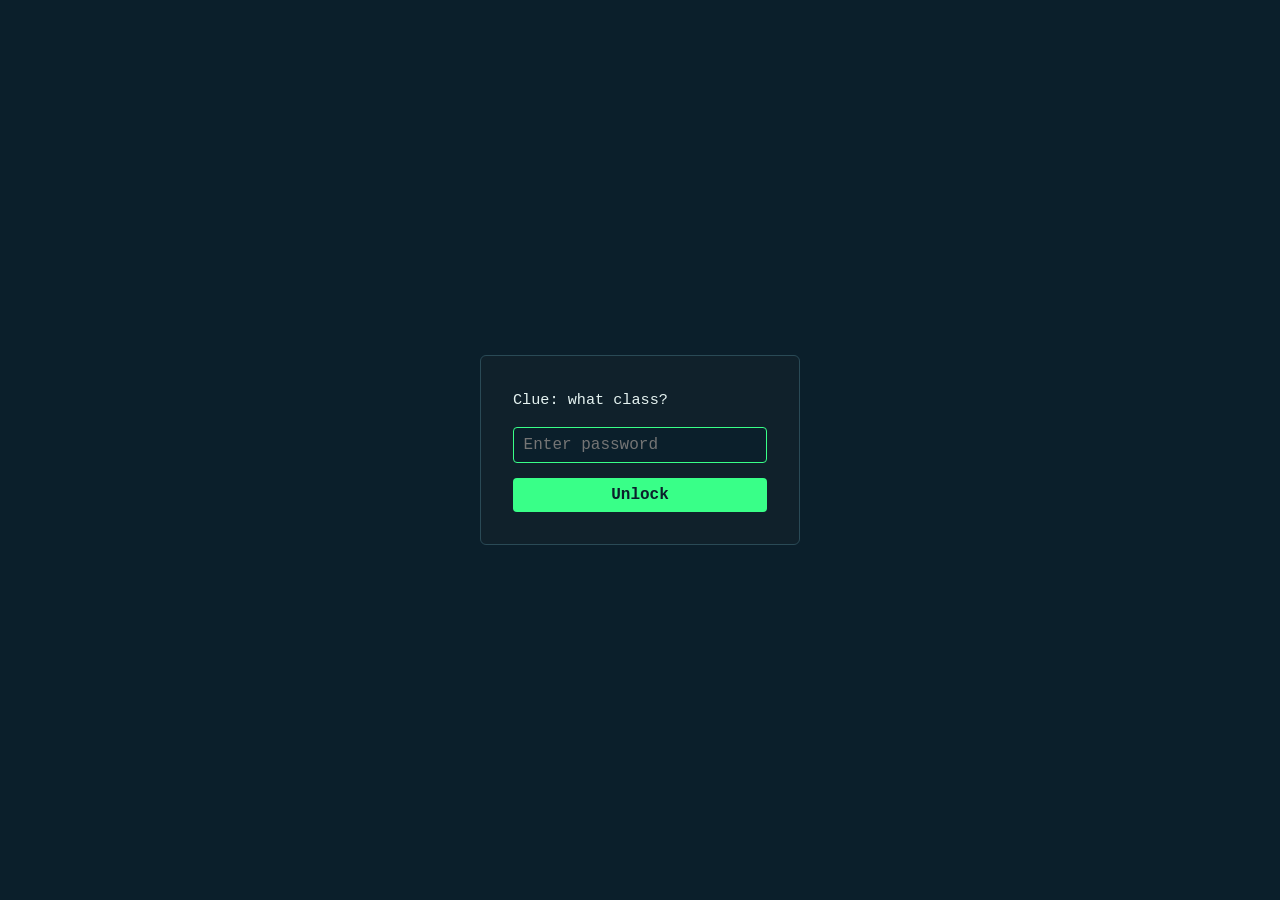
<file: index.html>
<!DOCTYPE html>
<html lang="en">
<head>
  <meta charset="UTF-8" />
  <meta name="viewport" content="width=device-width, initial-scale=1.0" />
  <title>Home | My Site</title>
  <link rel="stylesheet" href="style.css" />
</head>
<body class="blue-page" data-gated="true">
  <div id="password-gate" class="password-gate">
    <form id="password-gate-form" class="password-gate-form">
      <label for="password-gate-input">Clue: what class?</label>
      <input type="password" id="password-gate-input" name="password" autocomplete="off" placeholder="Enter password" />
      <button type="submit">Unlock</button>
      <p id="password-gate-error" class="password-gate-error" hidden>Incorrect password, try again.</p>
    </form>
  </div>

  <header class="site-header">
    <nav class="nav">
      <span class="nav-brand">16.S893/Grace</span>
      <ul class="nav-links">
        <li><a href="index.html" class="active">Home</a></li>
        <li><a href="about.html">About</a></li>
        <li><a href="projects.html">Project</a></li>
        <li><a href="assignments.html">Assignments</a></li>
        <li><a href="devlog.html">Dev Log</a></li>
      </ul>
    </nav>
  </header>

  <main>
    <section class="hero">
      <h1>Hi, I'm Grace.</h1>
      <p class="subtitle">Site for 16S.893 Project Updates</p>

      <div class="home-links">
        <a href="about.html" class="home-card">
          <h3>About Me</h3>
          <p>Learn a bit about who I am and what I work on.</p>
        </a>
        <a href="projects.html" class="home-card">
          <h3>Project</h3>
          <p>See what I've been building and researching.</p>
        </a>
      </div>
    </section>

    <section class="ocean-scene" aria-hidden="true">
      <div class="ocean-sky"></div>

      <div class="wave-layer wave-layer-1"></div>
      <div class="wave-layer wave-layer-2"></div>

      <div class="boat-track boat-track-1">
        <span class="boat-bob boat-bob-a">⛵</span>
      </div>

      <div class="wave-layer wave-layer-3"></div>

      <div class="boat-track boat-track-2">
        <span class="boat-bob boat-bob-b">⛵</span>
      </div>

      <div class="wave-layer wave-layer-4"></div>

      <div class="boat-track boat-track-3">
        <span class="boat-bob boat-bob-c">⛵</span>
      </div>

      <div class="wave-layer wave-layer-5"></div>

      <div class="boat-track boat-track-4">
        <span class="boat-bob boat-bob-d">⛵</span>
      </div>

      <div class="wave-layer wave-layer-6"></div>

      <div class="boat-track boat-track-5">
        <span class="boat-bob boat-bob-e">⛵</span>
      </div>
    </section>
  </main>

  <footer class="site-footer">
    &copy; 2026 Grace. Built with plain HTML &amp; CSS.
  </footer>

  <script src="script.js"></script>
</body>
</html>
</file>
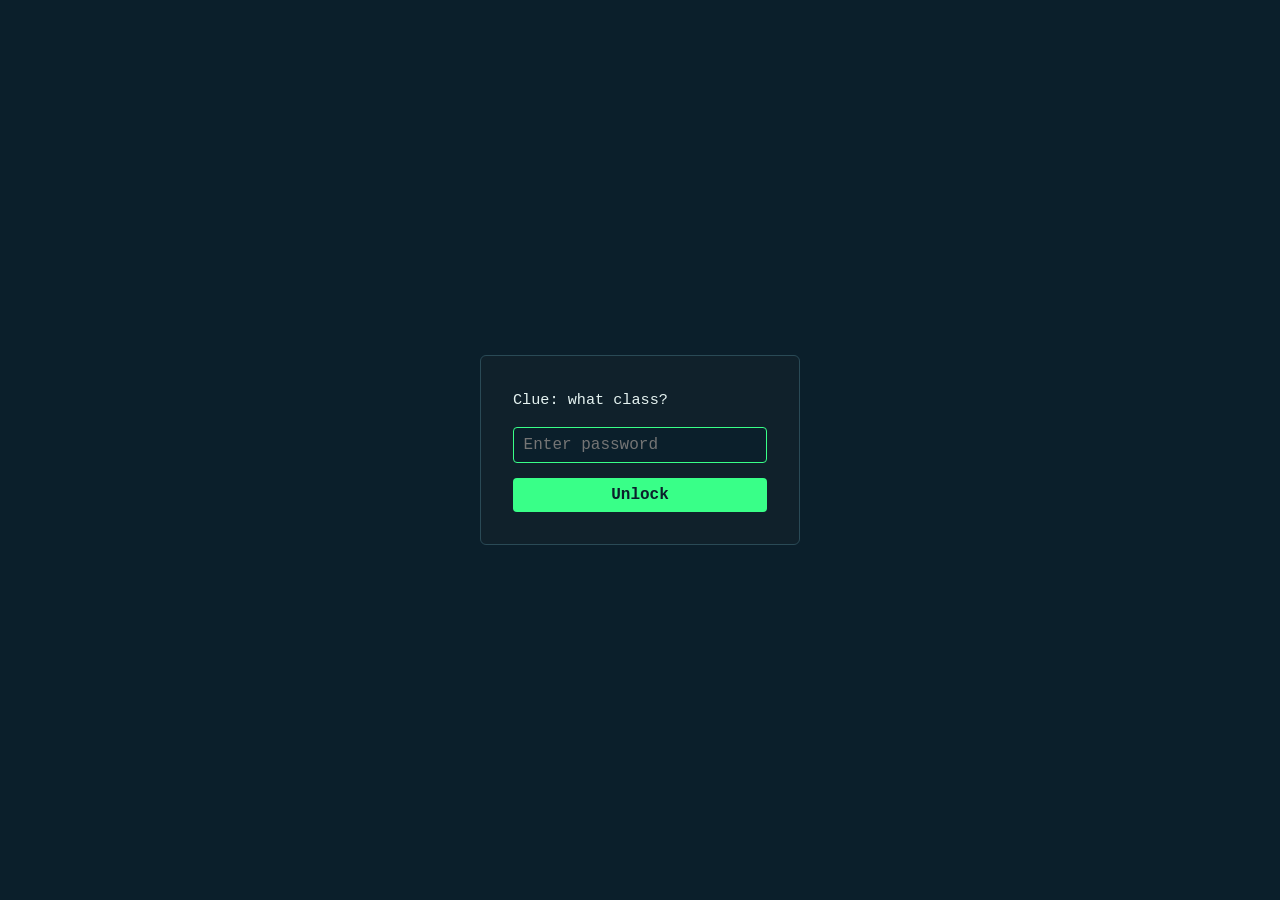
<file: about.html>
<!DOCTYPE html>
<html lang="en">
<head>
  <meta charset="UTF-8" />
  <meta name="viewport" content="width=device-width, initial-scale=1.0" />
  <title>About Me | My Site</title>
  <link rel="stylesheet" href="style.css" />
</head>
<body class="blue-page" data-gated="true">
  <div id="password-gate" class="password-gate">
    <form id="password-gate-form" class="password-gate-form">
      <label for="password-gate-input">Clue: what class?</label>
      <input type="password" id="password-gate-input" name="password" autocomplete="off" placeholder="Enter password" />
      <button type="submit">Unlock</button>
      <p id="password-gate-error" class="password-gate-error" hidden>Incorrect password, try again.</p>
    </form>
  </div>

  <header class="site-header">
    <nav class="nav">
      <span class="nav-brand">16.S893/Grace</span>
      <ul class="nav-links">
        <li><a href="index.html">Home</a></li>
        <li><a href="about.html" class="active">About</a></li>
        <li><a href="projects.html">Project</a></li>
        <li><a href="assignments.html">Assignments</a></li>
        <li><a href="devlog.html">Dev Log</a></li>
      </ul>
    </nav>
  </header>

  <main>
    <h1>ABOUT ME</h1>

    <div class="about-row">
      <p class="bio-text">
        Hi everyone! My name is Grace. I'm a Ph.D. student in the Hypersonics
        Research Lab. My research is focused on the RF blackout phenomena that
        hypersonic vehicles encounter while traveling through the atmosphere.
        Outside of class, I enjoy
        <span id="sail-trigger" class="easter-egg">sailing</span>
        and running.
      </p>
      <img src="img/headshot.jpeg" alt="Headshot of Grace" class="headshot" />
    </div>

    <img src="img/sailing.JPG" alt="Grace sailing" class="sailing-photo" />
  </main>

  <footer class="site-footer">
    &copy; 2026 Grace. Built with plain HTML &amp; CSS.
    <p class="hint-text">(hover over &quot;sailing&quot;!) 😊</p>
  </footer>

  <script src="script.js"></script>
</body>
</html>
</file>
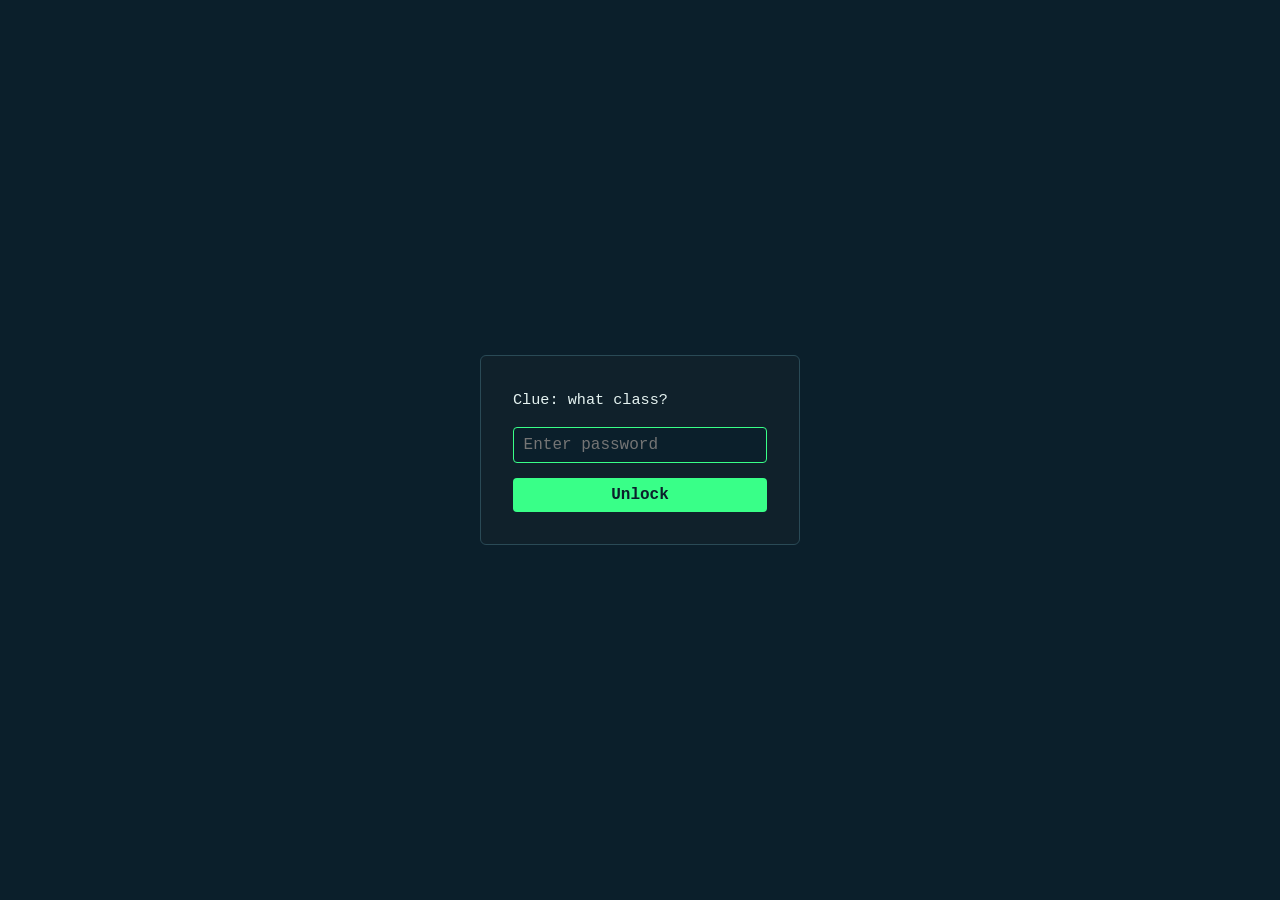
<file: assignments.html>
<!DOCTYPE html>
<html lang="en">
<head>
  <meta charset="UTF-8" />
  <meta name="viewport" content="width=device-width, initial-scale=1.0" />
  <title>Assignments | My Site</title>
  <link rel="stylesheet" href="style.css" />
</head>
<body class="blue-page" data-gated="true">
  <div id="password-gate" class="password-gate">
    <form id="password-gate-form" class="password-gate-form">
      <label for="password-gate-input">Clue: what class?</label>
      <input type="password" id="password-gate-input" name="password" autocomplete="off" placeholder="Enter password" />
      <button type="submit">Unlock</button>
      <p id="password-gate-error" class="password-gate-error" hidden>Incorrect password, try again.</p>
    </form>
  </div>

  <header class="site-header">
    <nav class="nav">
      <span class="nav-brand">16.S893/Grace</span>
      <ul class="nav-links">
        <li><a href="index.html">Home</a></li>
        <li><a href="about.html">About</a></li>
        <li><a href="projects.html">Project</a></li>
        <li><a href="assignments.html" class="active">Assignments</a></li>
        <li><a href="devlog.html">Dev Log</a></li>
      </ul>
    </nav>
  </header>

  <main>
    <h1>ASSIGNMENTS</h1>
    <p class="subtitle">16.S893 Assignments and Deliverables</p>

    <div class="assignments-container">
      <div class="assignment-card">
        <h3>Assignment 1: Website Creation</h3>
        <a href="#" class="assignment-link" role="button" aria-expanded="false">View Details</a>
        <div class="assignment-details collapsed">
          <p>Creation of this website. Please <span id="confetti-trigger" class="easter-egg">click</span> around!</p>
        </div>
      </div>

      <div class="assignment-card">
        <h3>Assignment 2: Figure Recreation</h3>
        <a href="#" class="assignment-link" role="button" aria-expanded="false">View Details</a>
        <div class="assignment-details collapsed">
          <p>
            The goal of this assignment was to ask an agent to recreate a scientific figure. The figure chosen for this assignment was from Richard Peterson&rsquo;s doctoral thesis <em>Codesign of Plasma Avoidant and Plasma Embracive Antenna Topologies for Hypersonic Applications</em>. The original image is shown below.
          </p>
          <figure class="assignment-figure">
            <img src="assignment2/peterson4.6.png" alt="Original figure 4.6 from Richard Peterson's thesis" />
            <figcaption>Original figure</figcaption>
          </figure>
          <p>
            The agent then created a script to digitize the plot and recreate it, using a script that it wrote and is visible in the <a href="https://github.com/16S893-AI-for-engineering-research/gmao0601/tree/main/assignment2">GitHub repository under assignment2</a>. The recreated image was nearly identical, as seen below.
          </p>
          <figure class="assignment-figure">
            <img src="assignment2/recreated_peterson/peterson4_6_recreation.png" alt="Agent-recreated version of figure 4.6" />
            <figcaption>Recreated figure</figcaption>
          </figure>
        </div>
      </div>

      <div class="assignment-card">
        <h3>Assignment 3: Walkthrough and Contribution Ideation</h3>
        <a href="#" class="assignment-link" role="button" aria-expanded="false">View Details</a>
        <div class="assignment-details collapsed">
          <p><a href="devlog.html#nov-16-2026">Related dev log entry: A slightly late walkthrough and core contribution update</a></p>
        </div>
      </div>
    </div>
  </main>

  <footer class="site-footer">
    &copy; 2026 Grace. Built with plain HTML &amp; CSS.
  </footer>

  <script src="script.js"></script>
</body>
</html>
</file>
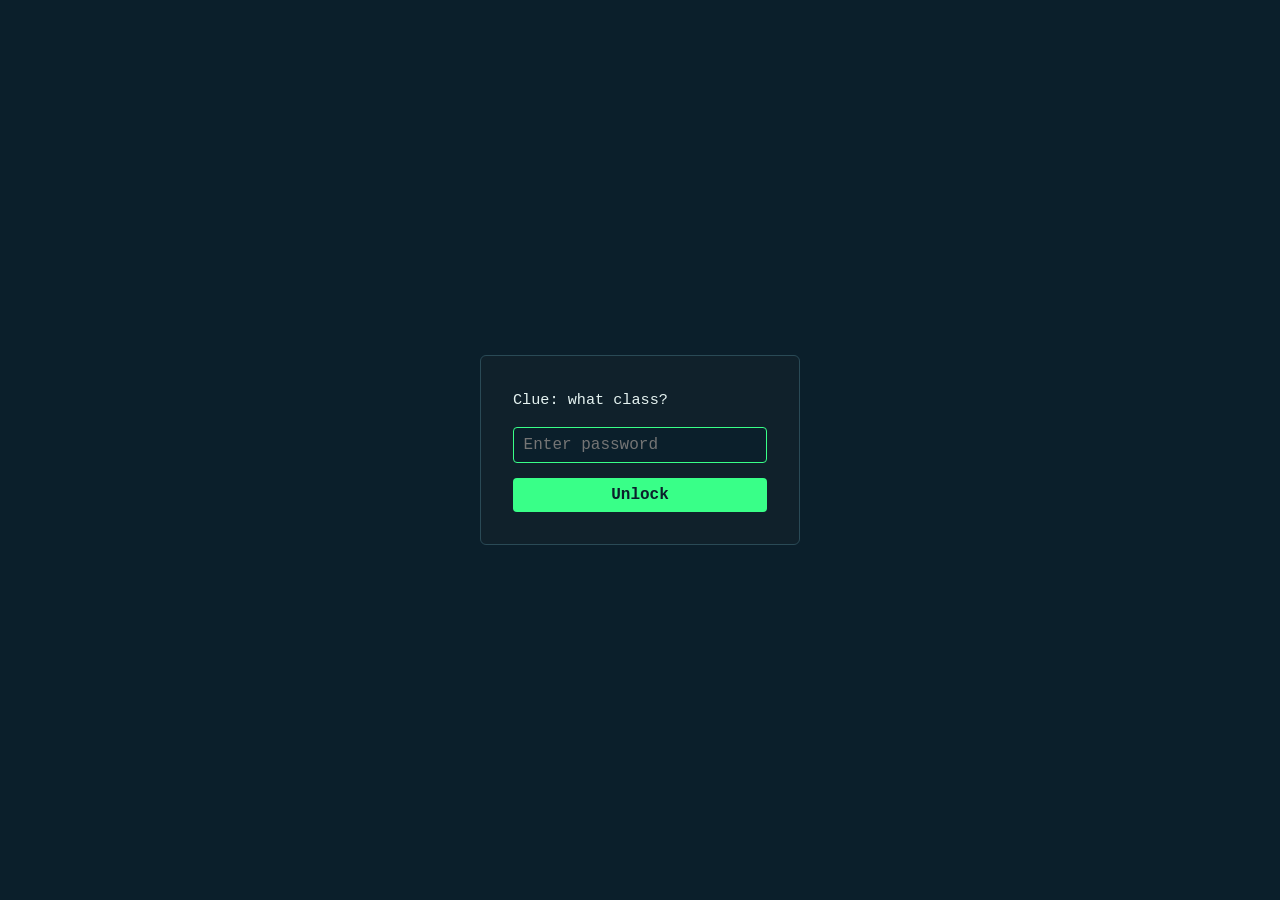
<file: devlog.html>
<!DOCTYPE html>
<html lang="en">
<head>
  <meta charset="UTF-8" />
  <meta name="viewport" content="width=device-width, initial-scale=1.0" />
  <title>Dev Log | My Site</title>
  <link rel="stylesheet" href="style.css" />
</head>
<body class="hacker-page" data-gated="true">
  <div id="password-gate" class="password-gate">
    <form id="password-gate-form" class="password-gate-form">
      <label for="password-gate-input">Clue: what class?</label>
      <input type="password" id="password-gate-input" name="password" autocomplete="off" placeholder="Enter password" />
      <button type="submit">Unlock</button>
      <p id="password-gate-error" class="password-gate-error" hidden>Incorrect password, try again.</p>
    </form>
  </div>

  <header class="site-header">
    <nav class="nav">
      <span class="nav-brand">16.S893/Grace</span>
      <ul class="nav-links">
        <li><a href="index.html">Home</a></li>
        <li><a href="about.html">About</a></li>
        <li><a href="projects.html">Project</a></li>
        <li><a href="assignments.html">Assignments</a></li>
        <li><a href="devlog.html" class="active">Dev Log</a></li>
      </ul>
    </nav>
  </header>

  <main>
    <h1 id="scramble-title" data-text="Dev Log">Dev Log</h1>
    <p class="subtitle" id="scramble-subtitle" data-text="Notes on progress, decisions, and things I'm learning along the way.">Notes on progress, decisions, and things I'm learning along the way.</p>

    <div class="log-entry" id="nov-16-2026">
      <p class="log-date">November 16, 2026</p>
      <h2 class="log-toggle" tabindex="0" role="button" aria-expanded="true">A slightly late walkthrough and core contribution update</h2>
      <div class="log-body">
        <p>
          <strong>The Walkthrough Part:</strong> This was helpful for essentially summarizing my attempt to build the skill that maps an equation to the hooks of the US3D code. It also shows the agent's desire to check the mapping for this one particular equation that I never gave it with the gradient of the potential. I think it's a nice highlight of what I've failed to be specific about as well.
        </p>
        <p>
          <strong>For contributions:</strong> The goal core contribution for this project is to build the workflow for building custom plugins in US3D without it being incredibly tedious. This would be a good contribution because digging out the necessary hooks is non intuitive and difficult since the source code is black-boxed due to being commercial. The tough part is verifying the hooks. Most are not under the same name as any variable I would be inputting and subsequently it makes it difficult to ensure the agents are finding the right hooks. If it were as simple as CTRL-F, I would have done it by myself already. My current plan to check it is to try to find some example plugins that implemented similar equations and see if the initial hooks align. Otherwise, the plan will be to directly check each hook by hand.
        </p>
      </div>
    </div>

    <div class="log-entry">
      <p class="log-date">November 4, 2026</p>
      <h2 class="log-toggle" tabindex="0" role="button" aria-expanded="true">The AI wants to do too much + working on new plan</h2>
      <div class="log-body">
        <p>
          Now that a new plan has been generated, I've begun to work through the tasks. Task 1 was mostly just finding a way to take an inventory of all my reference files and realizing I had not clearly defined a deliverable. This was resolved -- it is a map of all the files for the agents to reference for quicker searches (hopefully).
        </p>
        <p>
          Task 2 was an interesting experience with Astra. The idea was to generate a skill that could take a user's input equations and reference the library of materials quickly to pull out which potential hooks may be needed. Astra churned for about 5 minutes before I stopped it. It had tried to generate 10 different examples to verify against, which I had not specified explicitly. Upon verifying with the details in my Task 2 for backlog, there was no reason for Astra to do this to satisfy the requirements. Notes to me: Move the items in acceptance criteria to also what we use to assess completion.
        </p>
        <p>
          However, because I ask the agent to double check what it has done before a backlog item can be marked completed, this has been a bit less chaotic than last time.
        </p>
      </div>
    </div>

    <div class="log-entry">
      <p class="log-date">November 3, 2026</p>
      <h2 class="log-toggle" tabindex="0" role="button" aria-expanded="true">Replanning the project + some pdf surgery</h2>
      <div class="log-body">
        <p>
          To start with a clean slate, I have archived the previous backlog plans and skills generated with it. The user manuals were broken into smaller pdfs so that agents are able to refer to the summaries and then reference the relevant chapters more easily as opposed to filtering through hundreds of pages, a to do item from the pod clinics. These files remain unpublished on the git repo since they are literature. Example templates for code structure and submission scripts are also integrated.
        </p>
        <p>
          I then went through and generated a plan without agentic support. After that I submitted it to Astra with the specific task of reducing the items into tasks that less complex agents could complete. This workflow is highlighted in the below image. One goal was to keep the tasks of identifying hooks and building plug in templates as broad and general as possible so that these skills may be used for developing other physics plugins if desired.
        </p>
        <figure class="assignment-figure">
          <img src="img/new_workflow.png" alt="Diagram of the new project planning and task breakdown workflow" />
        </figure>
      </div>
    </div>

    <div class="log-entry">
      <p class="log-date">November 1, 2026</p>
      <h2 class="log-toggle" tabindex="0" role="button" aria-expanded="true">Yes Manned Too Close to the Sun</h2>
      <div class="log-body">
        <p>
          In giving the agents too much freedom, the backlog plan has gotten out of control. Tasks are redundant or overlap, and I'm at this point unclear what the project needs. Need to revamp the repo and try to start with a clean project. Hopefully better results coming soon.
        </p>
      </div>
    </div>

    <div class="log-entry">
      <p class="log-date">October 21/22, 2026</p>
      <h2 class="log-toggle" tabindex="0" role="button" aria-expanded="true">More Updates with Skills</h2>
      <div class="log-body">
        <p>
          Modified the skills I made last time, but there seems to be a bit of overlap as to what’s going on, so now a lot of the skills overlap. The current skill being worked on is hook-capability-mapping. The intent is for it to intake an equation or calculation and output the hooks required. The skill references the summaries of the manuals and seems to have a formatted output of the hooks I should need. This brings up the question of an efficient way to verify that the hooks it looks up are accurate for my needs.
        </p>
        <p>
          Also the new Sonnet (5.5) was overly helpful with updating the dev log. This is the first time an agent has just written the entry without my permission. All of the others have asked me for what I want.
        </p>
      </div>
    </div>

    <div class="log-entry">
      <p class="log-date">October 21, 2026</p>
      <h2 class="log-toggle" tabindex="0" role="button" aria-expanded="true">Astra and I had an adventure</h2>
      <div class="log-body">
        <p>
          I used Astra for this. I had it deploy subagents to go through all of the US3D documentation that I supplied it (about 400 pages). It churned for about 20 minutes, before I realized all the subagents were using Astra as well. I paused it and had it complete the task using Sonnet (it used Sonnet 4.6). There are now summaries for all chapters for the agents to reference in the future. In all, it took about 30 minutes and spent about $20.
        </p>
        <p>
          I went through the Backlog tasks more carefully, and the agent seems to overestimate its capabilities in the breakdown of tasks, so spent some time breaking down the tasks more thoroughly. The new tasks are smaller, and hopefully will not overwhelm the less complex agents. I am currently a bit unsure about whether I would like the documentation references to be broken down into a specialized agent or a skill, since the current plan is to deploy subagents to find the necessary hooks for equations I would like to implement, so they would all ideally be able to quickly navigate the documentation.
        </p>
      </div>
    </div>

    <div class="log-entry">
      <p class="log-date">October 14/15, 2026</p>
      <h2 class="log-toggle" tabindex="0" role="button" aria-expanded="true">Beginnings of Specialized Agent Implementation + a little Housekeeping</h2>
      <div class="log-body">
        <p>
          I spent some time to set up backlog and download the subagents extension. I also added the assignments page, so the website should be easier to use to see class progress.
        </p>
        <p>
          In Backlog, I used GPT’s Sol 6 to plan out my entire project. The current tasks seem reasonable, but I’m sure they will need to be broken down further as the project progresses, as demonstrated by the attempt to build a specialized subagent. I started with Sonnet 5.5 for this, asking it to set up the architecture for the agent, as given in class notes. Issues were immediately encountered in just trying to navigate it to the reference files. I have large manuals that list the hooks for the solver. When pointed to the files to write a SKILL that would reference these files, the agent tried to read them and then broke. The terminal was requesting access to all kinds of things (I’m not sure why), and even after stopping the command, the entire session was unusable and would error after every input.
        </p>
        <p>
          This leads into the following issue. Current subagent doesn’t work since I don’t think it can actually handle reading through the large pdfs I currently have in my reference library (not uploaded to GitHub). Next steps would be to try to refine the files and cut down all unnecessary fluff by hand or with a more powerful agent. GPT Sol ended up writing the current skills for the specialized agent, but I need to refine my references so that smaller models can handle them cleanly without bugging out again.
        </p>
      </div>
    </div>

    <div class="log-entry">
      <p class="log-date">September 30, 2026</p>
      <h2 class="log-toggle" tabindex="0" role="button" aria-expanded="true">Figure Recreation and some New Skills</h2>
      <div class="log-body">
        <p>
          Tried starting out with GPT-Nano, before switching to Terra and Sonnet. Nano would be overly verbose about all the commands I gave it before repeating them back to me when the task was not super clearly specified (poor on my end too, but it was quite unforgiving unlike Terra or Sonnet).
        </p>
        <p>
          Creating the skills was pretty easy. I used the SKILL.md template this time instead of trying to prompt it from scratch. That was a lot faster. Definitely need to go back and review the TDD skill more carefully, but for now the capabilities seem to match what I have been Googling and seeing thus far. For the recreation of the figure skill, I had it emulate WebPlotDigitizer capabilities.
        </p>
        <p>
          I then had two independent agents write tests (first) and then recreate a figure from Richard Peterson's "Codesign of Plasma Avoidant and Plasma Embracive Antenna Topologies for Hypersonic Applications." It did a pretty good job in terms of the image looking very similar. It passed all the tests the other agent wrote. A step I should take to examine this more closely is to double check the tests and calculated values further, but that will take a bit to backtrack the math since some of these values were pulled from CFD simulations.
        </p>
      </div>
    </div>

    <div class="log-entry">
      <p class="log-date">September 23, 2026</p>
      <h2 class="log-toggle" tabindex="0" role="button" aria-expanded="true">Fixing Skills, Trying out Sandboxing, and Fixing Up the Project Page</h2>
      <div class="log-body">
        <p>
          <strong>Skills:</strong> Resolved the issue that pi had been telling me all along, but I wasn't reading the top when it wasn't loading, oops.
        </p>
        <p>
          <strong>Sandboxing:</strong> I have mostly been running pi with nono throughout the class and was somewhat familiar with the fact that it can only access the files within the working directory. I tried playing around with getting it to run commands such as <code>git add .</code> and <code>git commit</code>, not expecting it to work. It is pretty good at finding workarounds and was able to add by using the temp folder. This is something to keep in mind for the future to consider with commands that I wouldn't expect it to be able to run. Also tried to make a separate profile with the slides commands, but that one had the ability to read+write in my config files so that got scrapped pretty early on; this is definitely something to look into again.
        </p>
        <p>
          <strong>Updating Website:</strong> Switched to Opus to evaluate some concerns and break down fixing the website aesthetics into bite-sized tasks, which it did well although it cost ~$2 to go through 10 aesthetic concerns. Ultimately I decided I like the 2009 blog look. For the image I have, I made that in Powerpoint and tried to have both Terra and Sonnet try to generate a less clunky image. They did not succeed.
        </p>
      </div>
    </div>

    <div class="log-entry">
      <p class="log-date">September 22, 2026</p>
      <h2 class="log-toggle" tabindex="0" role="button" aria-expanded="true">Some More Playing Around with Skills</h2>
      <div class="log-body">
        <p>
          Since it has been uncertain about whether the skills were actually being imported, I directly loaded it with /skill_name. It was interesting because the agent (Claude Sonnet 5) immediately just began to perform the skill. It dug out the example data cases and executed the skill without verifying whether the data was the intended file. The skill markdown file has since been edited to clarify this. I'm still a bit unclear about when the skill is invoked outside of directly doing it, so that is something to look at in the next couple of days.
        </p>
      </div>
    </div>

    <div class="log-entry">
      <p class="log-date">September 21, 2026</p>
      <h2 class="log-toggle" tabindex="0" role="button" aria-expanded="true">Week 2: Skills and Project Proposal</h2>
      <div class="log-body">
        <p>
          The project proposal has since been uploaded to the Project page. When giving it the details for the project proposal, I wanted it to upload the information that was in my Word document. The agent (Claude) was "unable" to find the file two times despite being prompted with the the exact file name. It is interesting how it often asks for more access when in the sandbox that currently exists, although I may be overly suspicious.
        </p>
        <p>
          For developing the skills file, I had a relatively generic one, with specified details for generating a script to make a figure that would then go into a research paper. The agent (Claude Sonnet 5) was quite easy to generate the content for the file. Then generating figures in the same session was relatively robust. However, consequent sessions that were new did not follow quite as well. I definitely need to write more specifications, as the scripts are quite verbose and overly long compared to scripts that I would write. This occured for both Sonnet 5 and Sol. I'm still quite unfamiliar with skills and not quite sure if it actually is following these skills. I would benefit from spending additional time with the agents to further specify the skills files so that they do not result in overly verbose scripts and making sure it's actually following the skills.
        </p>
      </div>
    </div>

    <div class="log-entry">
      <p class="log-date">September 14, 2026</p>
      <h2 class="log-toggle" tabindex="0" role="button" aria-expanded="true">Week 1: Site Creation</h2>
      <div class="log-body">
        <p>
          Since I have no experience with creating websites, Claude Sonnet 5 did the vast majority of the heavy lifting with the formatting and creation of the pages. I had the agent create the site using html, with the original reference files from the class website Astro files. It ended up deleting them. The easter eggs were remarkably easy for it to implement, requiring only a single prompt.
        </p>
        <p>
          Changing colors or fonts required multiple prompts, and the agent often insisted that the colors had all been changed one way or another when it had not. The insertion of pictures also had a brief hiccup with paths, although this was more likely due to unspecific prompting on my end.
        </p>
        <p>
          The animation and easter egg pop ups were quite fun to brainstorm and the agents did a great job. It was definitely faster than doing it on my own, and I was quite impressed with how smooth the process was. Log entries and larger text blocks were manually input.
        </p>
      </div>
    </div>

    <!--
      Add new entries above this comment, newest first.
      Copy the .log-entry block to create a new one.
    -->
  </main>

  <footer class="site-footer">
    &copy; 2026 Grace. Built with plain HTML &amp; CSS.
  </footer>

  <script src="script.js"></script>
</body>
</html>
</file>
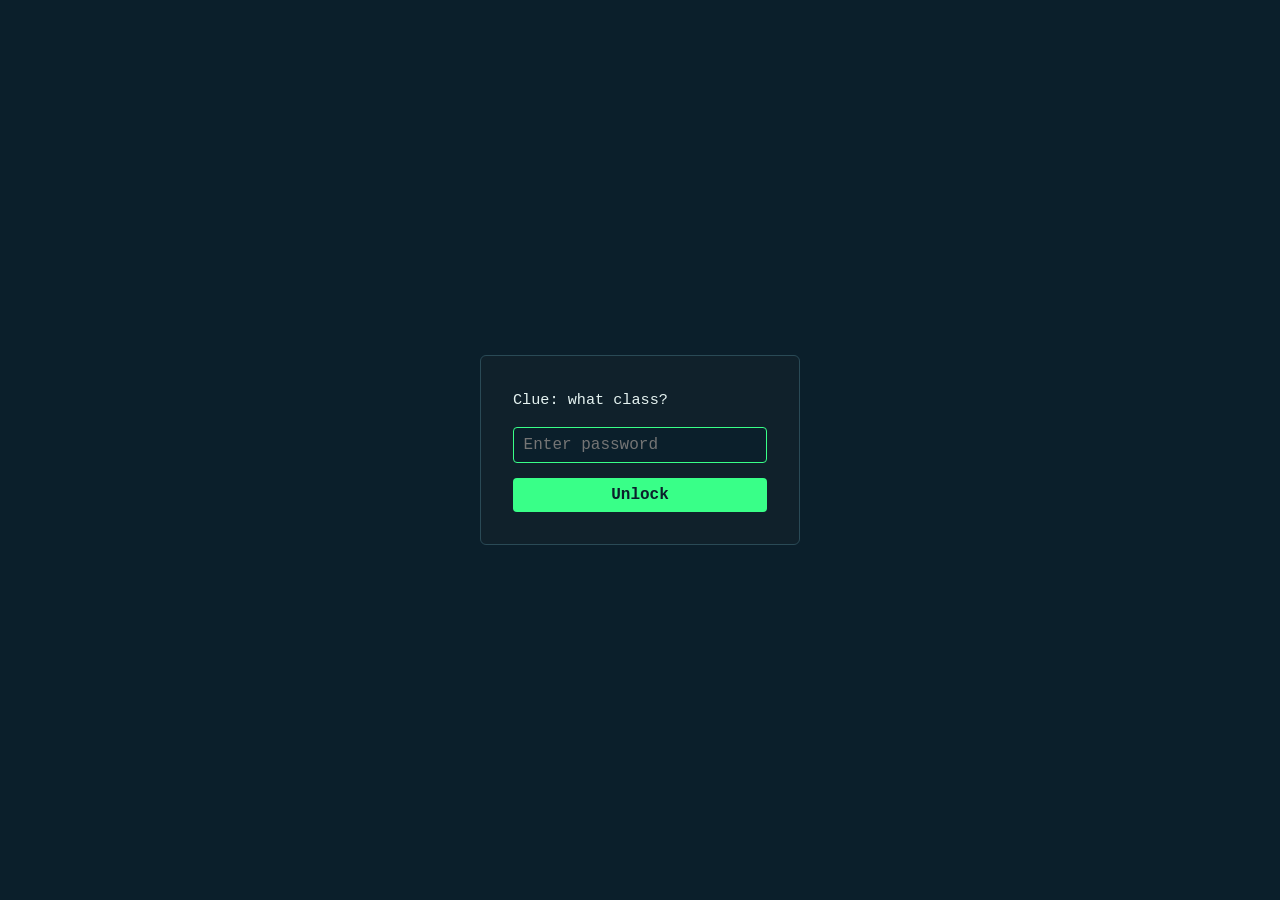
<file: projects.html>
<!DOCTYPE html>
<html lang="en">
<head>
  <meta charset="UTF-8" />
  <meta name="viewport" content="width=device-width, initial-scale=1.0" />
  <title>Project | My Site</title>
  <link rel="stylesheet" href="style.css" />
</head>
<body class="blue-page proposal-page" data-gated="true">
  <div id="password-gate" class="password-gate">
    <form id="password-gate-form" class="password-gate-form">
      <label for="password-gate-input">Clue: what class?</label>
      <input type="password" id="password-gate-input" name="password" autocomplete="off" placeholder="Enter password" />
      <button type="submit">Unlock</button>
      <p id="password-gate-error" class="password-gate-error" hidden>Incorrect password, try again.</p>
    </form>
  </div>

  <header class="site-header">
    <nav class="nav">
      <span class="nav-brand">16.S893/Grace</span>
      <ul class="nav-links">
        <li><a href="index.html">Home</a></li>
        <li><a href="about.html">About</a></li>
        <li><a href="projects.html" class="active">Project</a></li>
        <li><a href="assignments.html">Assignments</a></li>
        <li><a href="devlog.html">Dev Log</a></li>
      </ul>
    </nav>
  </header>

  <main>
    <button id="toc-toggle" class="toc-toggle" type="button" aria-expanded="false" aria-controls="toc-panel">&#9776; Contents</button>

    <nav id="toc-panel" class="toc-panel" aria-hidden="true">
      <button id="toc-close" class="toc-close" type="button" aria-label="Close table of contents">&times;</button>
      <p class="toc-title">On this page</p>
      <ul>
        <li>
          <a href="#the-problem">The Problem</a>
          <ul>
            <li><a href="#magnetic-windows">Magnetic Windows</a></li>
            <li><a href="#the-research-goal">The Research Goal</a></li>
            <li><a href="#the-solver-hiccup">The Solver Hiccup</a></li>
          </ul>
        </li>
        <li><a href="#proposal">Proposal</a></li>
        <li><a href="#potential-impact">Potential Impact</a></li>
        <li><a href="#methodology">Methodology</a></li>
        <li><a href="#milestones">Milestones and Evaluation Metrics</a></li>
        <li><a href="#references">References</a></li>
      </ul>
    </nav>
    <div id="toc-backdrop" class="toc-backdrop"></div>

    <h1>Computational Modeling of Hypersonic Flow and Electromagnetism</h1>
    <p class="subtitle">Because just CFD wasn't enough...</p>

    <section class="proposal-section background-section">
      <h2 id="the-problem">The Problem</h2>

      <p>
        High temperature reentry and ballistic trajectories result in a plasma sheath around hypersonic vehicles, leading to communication blackouts that can last from seconds to several minutes. The blackout degrades communications, datalinks, GPS signals, and radar sensing. Consequently, in these minutes, the vehicle can travel hundreds of miles without updating or reassessing its telemetry data. Various mitigation methods, such as aerodynamic shaping, electrophilic injection, tetrahertz propagation, and magnetic windows, have been studied.
      </p>

      <div class="background-subsection">
        <h3 id="magnetic-windows">Magnetic Windows</h3>
        <p>
          Magnetic windows offer an opportunity to part the plasma flow and allow a momentary connection with satellites or data links. Modern developments have suggested that magnetic systems may be lighter and more feasible.
        </p>
        <figure class="magnetic-window-figure">
          <img src="img/2026PosterPic2-cropped.png" alt="Diagram of a magnetic system creating a window through plasma around a hypersonic vehicle" />
          <figcaption>Visualization of Magnetic Window Mechanics</figcaption>
        </figure>
      </div>

      <div class="background-subsection big-question">
        <h3 id="the-research-goal">The Research Goal</h3>
        <p>Design an informed magnetic system.</p>
      </div>

      <div class="background-subsection">
        <h3 id="the-solver-hiccup">The Solver Hiccup</h3>
        <p>
          Open source computational fluid dynamics (CFD) tools that are capable of modeling high-speed compressible flows in conjunction with Maxwell&rsquo;s equations are rare. Existing tools, such as CFDWarp and COOLFluid, are licensed and inaccessible to non-collaborators. Open codes such as OpenFOAM may have some nascent capabilities, but documentation is often sparse and available at the will of developers.
        </p>
        <p>
          Furthermore, research into the communication blackout problem often requires multitool workflows, combining chemistry tools with CFD and then moving into computational electromagnetics (CEM) tools to assess attenuation of the signal. This is costly and time consuming to export and reformat data for each tool for a single example case.
        </p>
      </div>
    </section>

    <section class="proposal-section">
      <h2 id="proposal">Proposal</h2>
      <p>
        This research project aims to create an additional module that works with an open source computational fluid dynamics solver that is validated for hypersonic flow to couple the flow physics with electromagnetic behavior. Combining this tool with ray tracing tools would allow for a streamlined workflow that bypasses the multitool requirements for current research.
      </p>
    </section>

    <section class="proposal-section">
      <h2 id="potential-impact">Potential Impact</h2>
      <p>
        This allows for the extension into informed magnetic window designs, as well as impact on the flow behavior, without needing to run expensive wind tunnel or flight tests. This research would also improve turnaround speeds for a computationally time-consuming workflow.
      </p>
    </section>

    <section class="proposal-section">
      <h2 id="methodology">Methodology</h2>
      <p>
        This project will build on an existing solver (EILMER, SU2, US3D, etc) with the necessary capabilities to accurately model hypersonic flow and thermochemistry.
      </p>
    </section>

    <section class="proposal-section">
      <h2 id="milestones">Milestones and Evaluation Metrics</h2>
      <table class="milestones-table">
        <thead>
          <tr>
            <th>Milestone</th>
            <th>Target Date</th>
            <th>Deliverable</th>
            <th>Evaluation Metric</th>
          </tr>
        </thead>
        <tbody>
          <tr>
            <td>Evaluate candidate physics/diffusion models</td>
            <td class="wip-cell">TBD</td>
            <td>Short comparison of candidate models against the target regime</td>
            <td class="wip-cell">TBD</td>
          </tr>
          <tr>
            <td>Decide implicit vs. explicit time integration</td>
            <td class="wip-cell">TBD</td>
            <td>Written justification and stability/cost estimate</td>
            <td class="wip-cell">TBD</td>
          </tr>
          <tr>
            <td>Implement EM coupling module</td>
            <td class="wip-cell">TBD</td>
            <td>Working module integrated with chosen solver</td>
            <td class="wip-cell">TBD</td>
          </tr>
          <tr>
            <td>Validate against Hartmann flow</td>
            <td class="wip-cell">TBD</td>
            <td>Velocity/field profiles vs. analytic solution</td>
            <td class="wip-cell">TBD</td>
          </tr>
        </tbody>
      </table>
      <p class="wip-note">[work in progress &mdash; dates and metrics not yet finalized]</p>
    </section>

    <section class="proposal-section">
      <h2 id="references">References</h2>
      <p class="wip-note">[work in progress]</p>
    </section>
  </main>

  <footer class="site-footer">
    &copy; 2026 Grace. Built with plain HTML &amp; CSS.
  </footer>

  <script src="script.js"></script>
</body>
</html>
</file>
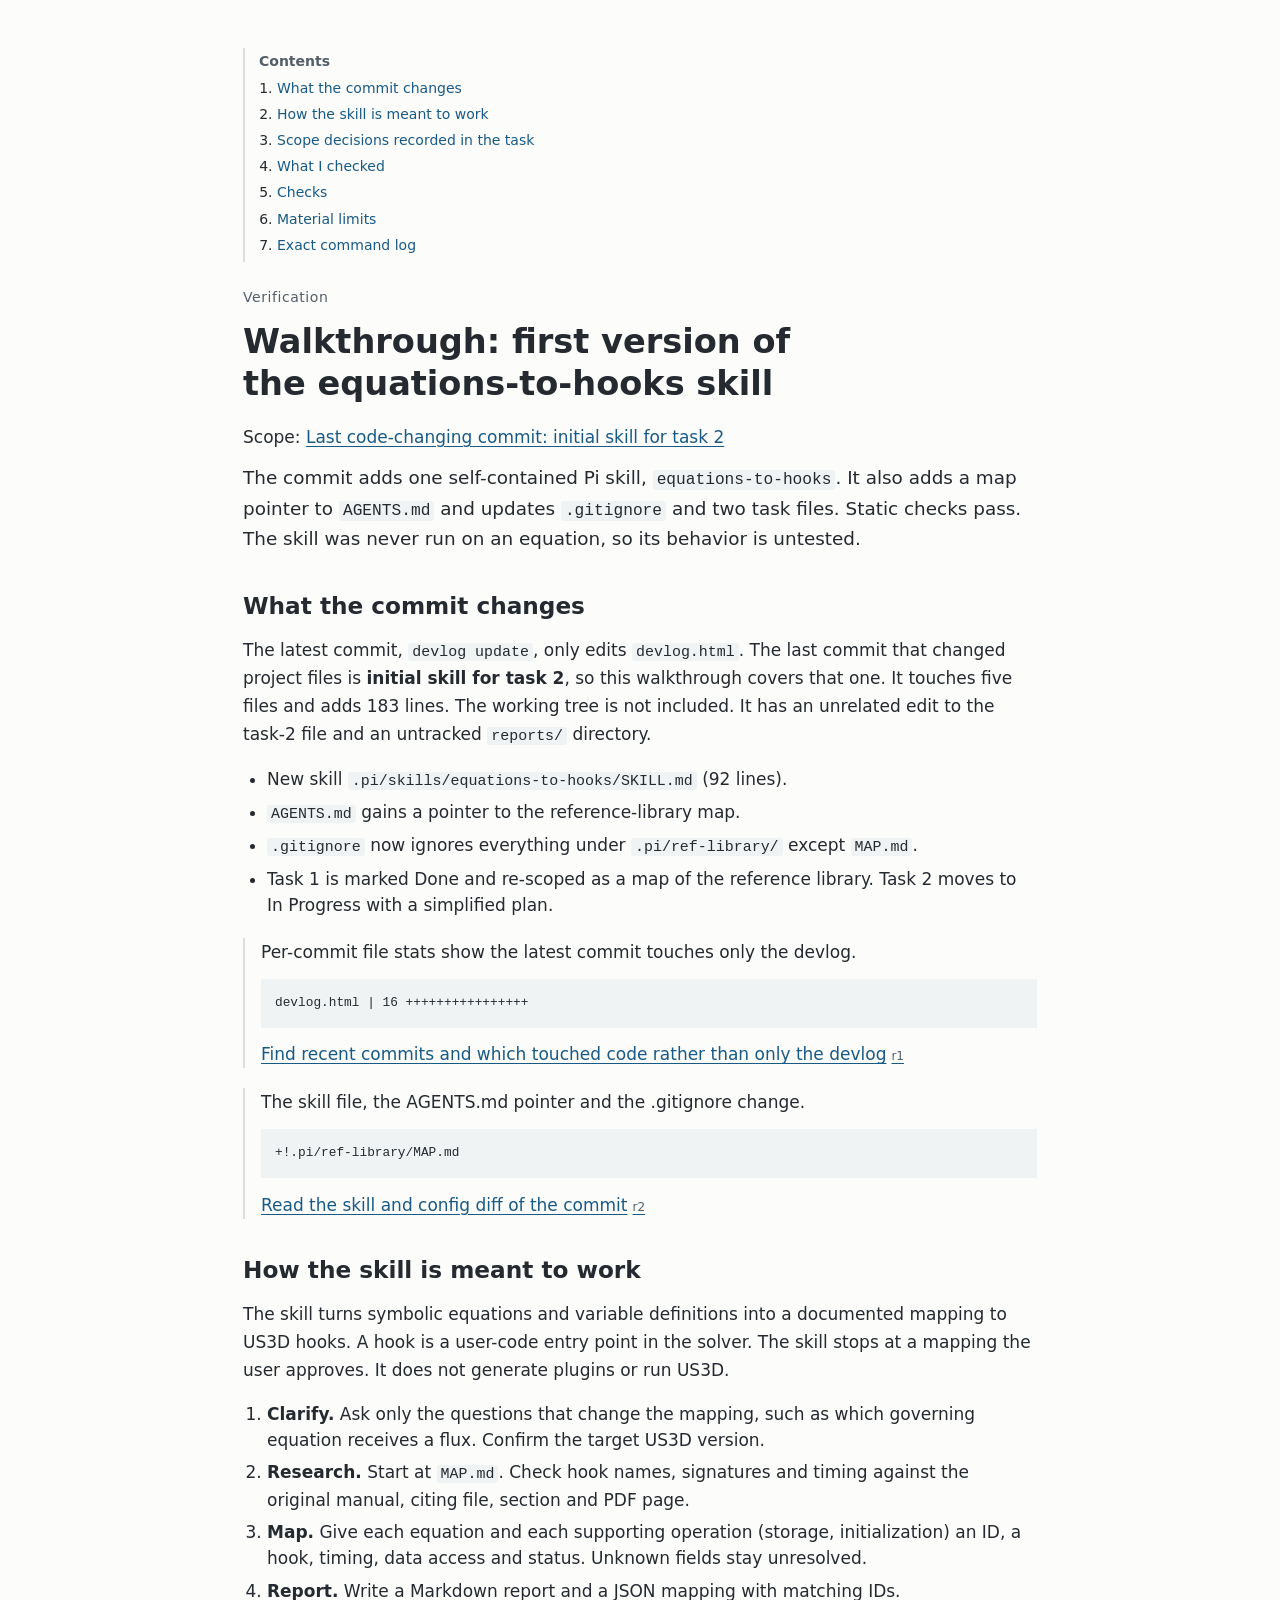
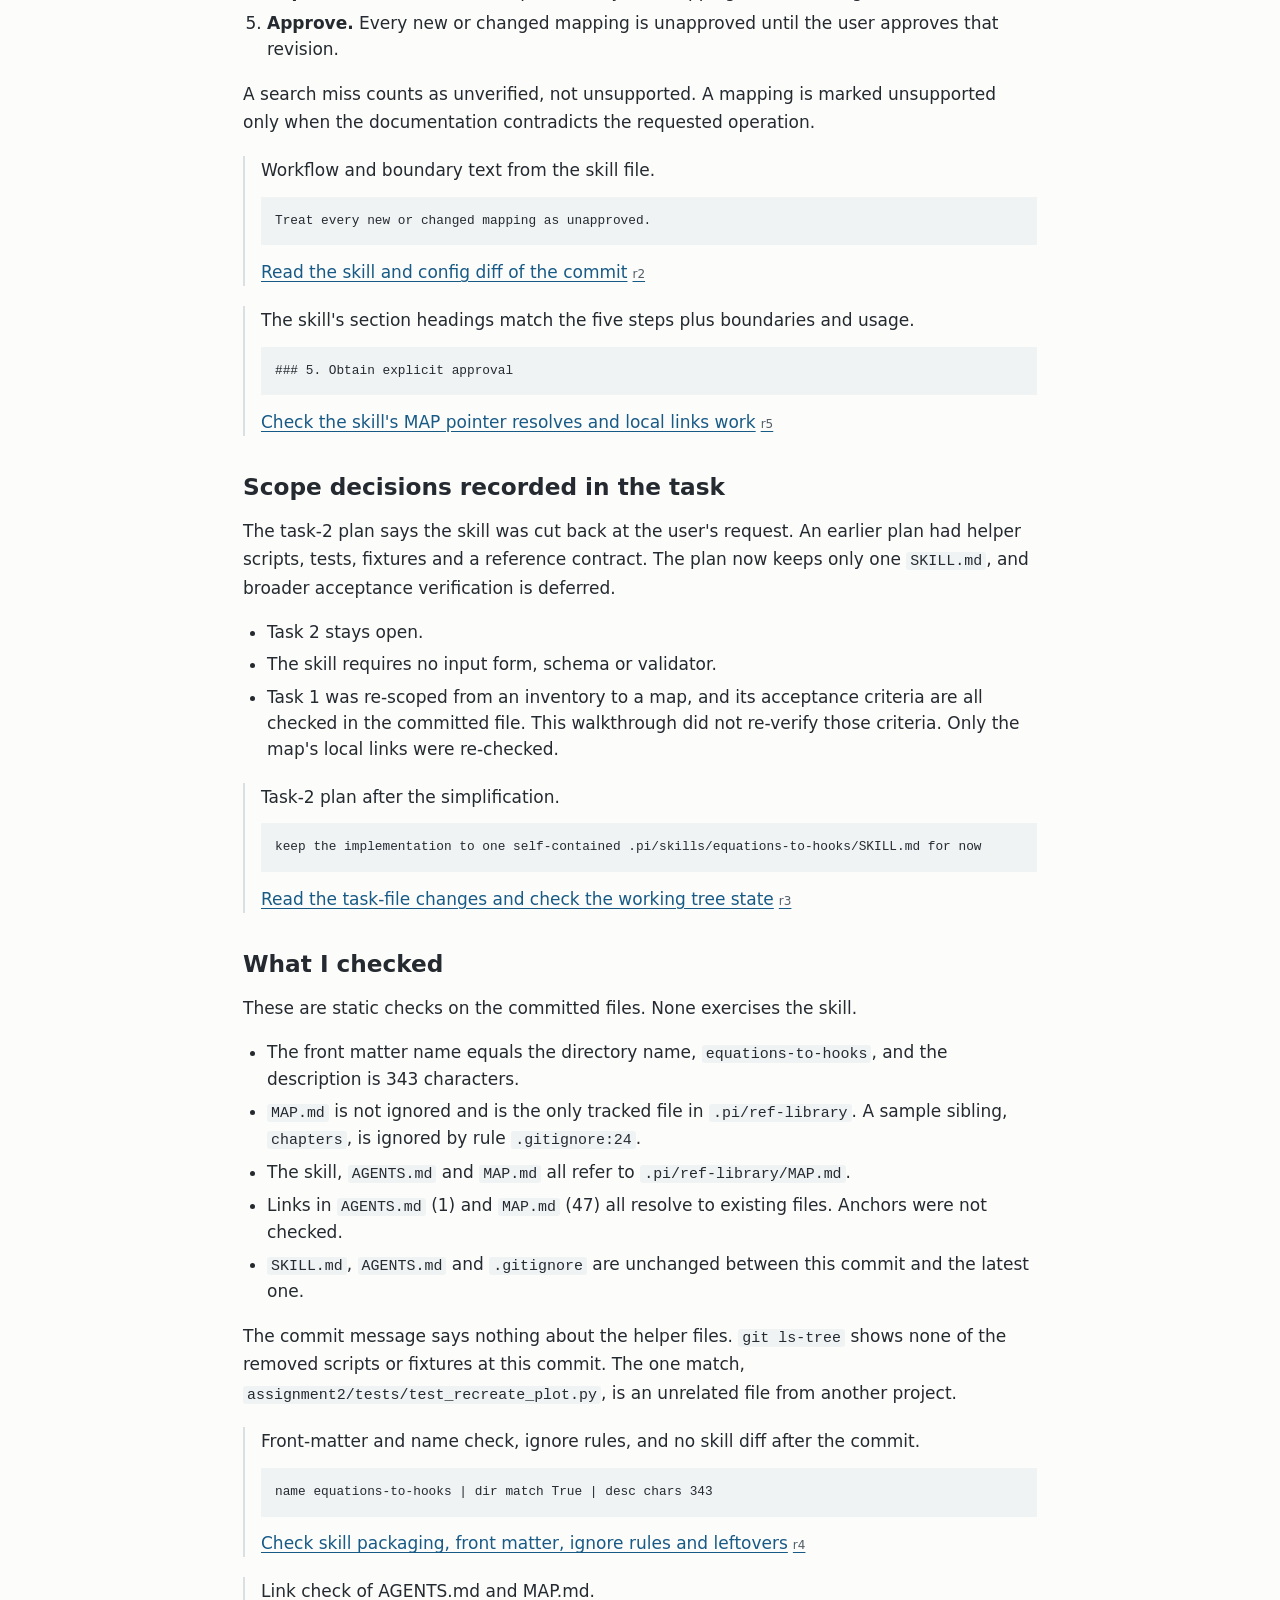
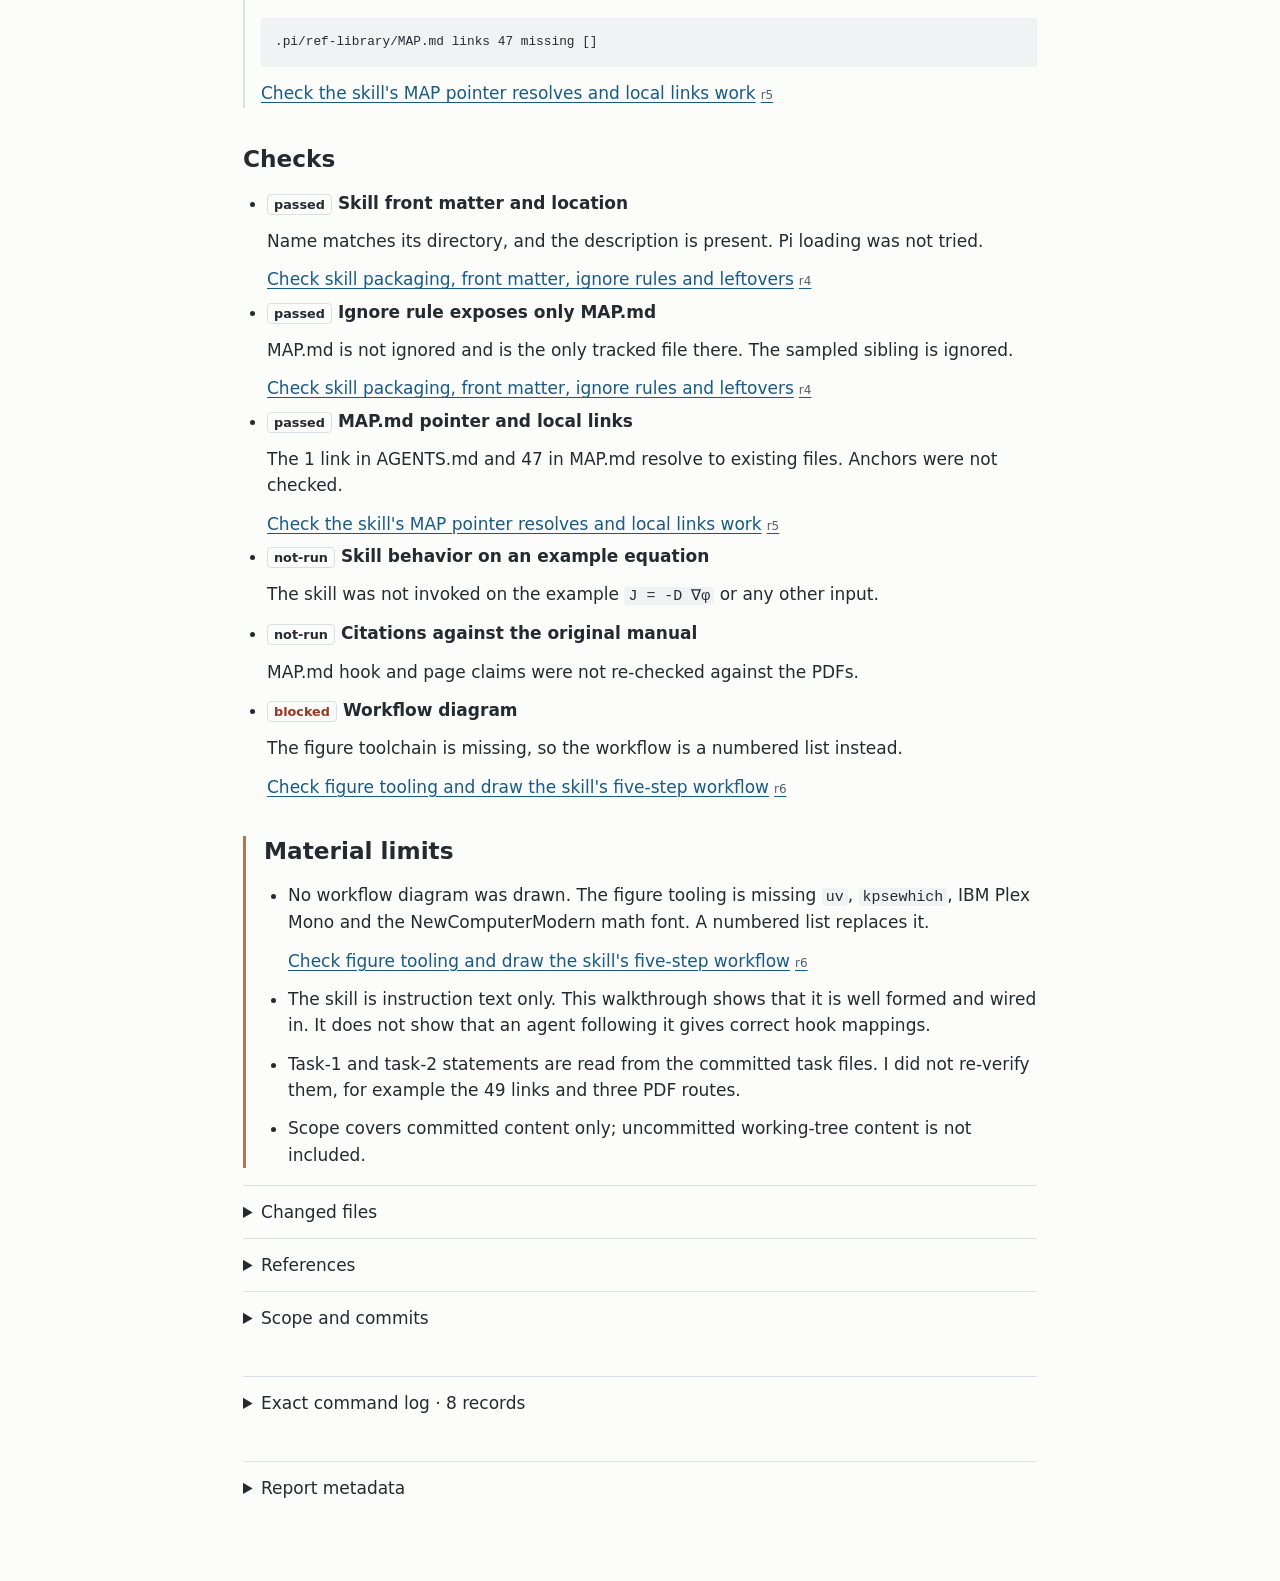
<file: .walkthrough/walkthrough-first-version-of-the-equations-to-hooks-skill.html>
<!doctype html>
<html lang="en"><head><meta charset="utf-8"><meta name="viewport" content="width=device-width,initial-scale=1"><meta http-equiv="Content-Security-Policy" content="default-src 'none'; img-src data:; font-src data:; style-src 'unsafe-inline'; script-src 'unsafe-inline'; base-uri 'none'; form-action 'none'; object-src 'none'"><title>Walkthrough: first version of the equations-to-hooks skill</title><style>
:root{color-scheme:light;--paper:#fcfcfa;--ink:#242a30;--muted:#535e68;--rule:#d9dfe2;--tint:#f0f3f4;--link:#185a86;--warning:#933a22}
*{box-sizing:border-box}body{margin:0;background:var(--paper);color:var(--ink);font:17px/1.65 system-ui,-apple-system,BlinkMacSystemFont,"Segoe UI",sans-serif}main{max-width:850px;margin:auto;padding:48px 28px 80px}h1,h2,h3,h4{line-height:1.25;text-wrap:balance}h1{font-size:2.1rem;margin:8px 0 18px}h2{font-size:1.45rem;margin:36px 0 16px}h3{font-size:1.1rem}h4{font-size:1rem;margin-bottom:8px}p{margin:12px 0;white-space:pre-line;overflow-wrap:anywhere}p code,li code,td code,th code,h2 code{font-size:.88em;background:var(--tint);padding:1px 4px;border-radius:3px}.math-display{overflow-x:auto;overflow-y:hidden;margin:16px 0}.katex-display{margin:0}a.ref{text-decoration-style:dotted}.prose-table{margin:18px 0;border-top:2px solid var(--ink);border-bottom:2px solid var(--ink)}.prose-table th{border-bottom:1px solid var(--ink);font-weight:600}.prose-table td,.prose-table th{white-space:normal;min-width:5rem}.prose-table tbody tr:last-child td{border-bottom:0}ol{padding-left:24px}a{color:var(--link);text-underline-offset:3px;overflow-wrap:anywhere}a:hover{text-decoration-thickness:2px}:focus-visible{outline:3px solid #a65f00;outline-offset:4px}:target{scroll-margin-top:20px}.mode,.secondary,figcaption{font-size:.875rem;color:var(--muted)}.mode{letter-spacing:.04em}.lead{font-size:1.15rem}.status{font-size:.8rem;font-weight:600;border:1px solid var(--rule);padding:2px 6px;border-radius:4px;margin-right:6px;white-space:nowrap}.warning{color:var(--warning);font-weight:600}.evidence{border-left:2px solid var(--rule);padding-left:16px;margin:20px 0}.evidence p{margin:8px 0}.record-id{font-size:.75rem;color:var(--muted);margin-left:5px}section,header,details{min-width:0}details{border-top:1px solid var(--rule);padding:12px 0}summary{cursor:pointer;overflow-wrap:anywhere}summary:hover{color:var(--link)}details[open]>summary{margin-bottom:16px}details details{margin:12px 0 0 16px}.record>summary{font-weight:600}.record>summary .secondary{font-weight:400}pre{background:var(--tint);padding:14px;overflow:auto;max-height:34rem;font-size:.8rem;line-height:1.6;tab-size:4}pre code{white-space:pre;overflow-wrap:normal}code{font-family:ui-monospace,SFMono-Regular,Consolas,monospace}blockquote{margin:10px 0}blockquote pre{max-height:18rem}.table-scroll{overflow:auto;max-height:32rem}table{border-collapse:collapse;width:100%;font-size:.875rem}th,td{text-align:left;vertical-align:top;border-bottom:1px solid var(--rule);padding:9px 12px;white-space:pre-wrap;overflow-wrap:anywhere;min-width:7rem}dl{font-size:.875rem;display:grid;grid-template-columns:9rem minmax(0,1fr);gap:8px 16px}dt{color:var(--muted)}dd{margin:0;overflow-wrap:anywhere}ul{padding-left:24px}li{margin:12px 0;overflow-wrap:anywhere}figure{margin:26px 0}figure img{display:block;width:100%;height:auto}.image-map{position:relative;width:100%;line-height:0}.image-map>a{position:absolute;display:block;border:2px solid transparent;border-radius:3px}.image-map>a:hover{background:#185a8618;border-color:#185a8680}.image-map>a:focus-visible{outline:3px solid #a65f00;outline-offset:0;background:#ffffff55}.figure-links{font-size:.875rem;display:flex;flex-wrap:wrap;gap:8px 20px;list-style:none;padding:0}.figure-links li{margin:0}figcaption{margin-top:10px}#limits{border-left:3px solid #ad7952;padding-left:18px}#log,#technical{margin-top:32px}.prepared-output>h4{color:var(--muted)}.toc{font-size:.875rem;border-left:2px solid var(--rule);padding:2px 0 2px 14px;margin:0 0 24px}.toc p{margin:0 0 4px;color:var(--muted);font-weight:600;white-space:normal}.toc ol{margin:0;padding-left:18px}.toc li{margin:3px 0}.toc a{text-decoration:none}.toc a:hover{text-decoration:underline}@media(min-width:1320px){.toc{position:fixed;top:48px;left:calc(50% - 425px - 240px);width:210px;max-height:calc(100vh - 96px);overflow:auto}}.with-tool{display:flex;align-items:center;gap:10px}.copy,.log-tools button{font:inherit;font-size:.75rem;font-weight:400;padding:2px 9px;border:1px solid var(--rule);border-radius:4px;background:var(--paper);color:var(--ink);cursor:pointer}.copy:hover{border-color:var(--link);color:var(--link)}.log-tools{display:flex;gap:8px;margin:0 0 8px}.log-tools button{font:inherit;font-size:.8rem;padding:3px 10px;border:1px solid var(--rule);border-radius:4px;background:var(--paper);color:var(--ink);cursor:pointer}.log-tools button:hover{border-color:var(--link);color:var(--link)}pre.diff code>span{display:block;margin:0 -14px;padding:0 14px}.d-add{background:#dcebf9;color:#0b3d6b}.d-del{background:#fbe1d7;color:#7a2408}.d-hunk{color:#6b4a9b;background:#f1ecf7}.d-file{font-weight:600;color:var(--ink)}pre.diff code{display:block;min-width:max-content}.diff-key{font-size:.8rem;margin:4px 0 6px;white-space:normal}.diff-key span{padding:1px 6px;border-radius:3px;font-family:ui-monospace,SFMono-Regular,Consolas,monospace;margin-right:6px}section>ul>li,section>ol>li,.lead li{margin:6px 0;line-height:1.55}section ul ul{margin:4px 0}
@media(max-width:500px){body{font-size:16px}main{padding:24px 18px 48px}h1{font-size:1.7rem}h2{font-size:1.3rem}dl{grid-template-columns:1fr;gap:3px}dd{margin-bottom:10px}details details{margin-left:8px}}
@media print{.toc,.log-tools,.copy{display:none}.d-add,.d-del,.d-hunk{-webkit-print-color-adjust:exact;print-color-adjust:exact}body{background:white;color:black;font-size:11pt}main{max-width:none;padding:0}a{color:inherit}pre,.table-scroll{max-height:none}pre{white-space:pre-wrap}pre code{white-space:pre-wrap;overflow-wrap:anywhere}figure{break-inside:avoid}.image-map>a{display:none}summary{color:black}}
</style></head><body><main>
<nav class="toc" aria-label="Contents"><p>Contents</p><ol><li><a href="#what-changed">What the commit changes</a></li><li><a href="#skill-workflow">How the skill is meant to work</a></li><li><a href="#scope-decisions">Scope decisions recorded in the task</a></li><li><a href="#checks-run">What I checked</a></li><li><a href="#checks">Checks</a></li><li><a href="#limits">Material limits</a></li><li><a href="#log">Exact command log</a></li></ol></nav><header><p class="mode">Verification</p><h1>Walkthrough: first version of the equations-to-hooks skill</h1><p>Scope: <a href="https://github.com/16S893-AI-for-engineering-research/gmao0601/commit/3bacf190a9a431cd89c3f484a60c13ff6c0c9b54">Last code-changing commit: initial skill for task 2</a></p></header>
<section id="overview"><div class="lead"><p>The commit adds one self-contained Pi skill, <code>equations-to-hooks</code>. It also adds a map pointer to <code>AGENTS.md</code> and updates <code>.gitignore</code> and two task files. Static checks pass. The skill was never run on an equation, so its behavior is untested.</p></div></section>
<section id="what-changed"><h2>What the commit changes</h2><p>The latest commit, <code>devlog update</code>, only edits <code>devlog.html</code>. The last commit that changed project files is <strong>initial skill for task 2</strong>, so this walkthrough covers that one. It touches five files and adds 183 lines. The working tree is not included. It has an unrelated edit to the task-2 file and an untracked <code>reports/</code> directory.</p><ul><li>New skill <code>.pi/skills/equations-to-hooks/SKILL.md</code> (92 lines).</li><li><code>AGENTS.md</code> gains a pointer to the reference-library map.</li><li><code>.gitignore</code> now ignores everything under <code>.pi/ref-library/</code> except <code>MAP.md</code>.</li><li>Task 1 is marked Done and re-scoped as a map of the reference library. Task 2 moves to In Progress with a simplified plan.</li></ul><div class="evidence"><p>Per-commit file stats show the latest commit touches only the devlog.</p><blockquote><pre><code>devlog.html | 16 ++++++++++++++++</code></pre></blockquote><p><a href="#r1">Find recent commits and which touched code rather than only the devlog<small class="record-id">r1</small></a></p></div><div class="evidence"><p>The skill file, the AGENTS.md pointer and the .gitignore change.</p><blockquote><pre><code>+!.pi/ref-library/MAP.md</code></pre></blockquote><p><a href="#r2">Read the skill and config diff of the commit<small class="record-id">r2</small></a></p></div></section>
<section id="skill-workflow"><h2>How the skill is meant to work</h2><p>The skill turns symbolic equations and variable definitions into a documented mapping to US3D hooks. A hook is a user-code entry point in the solver. The skill stops at a mapping the user approves. It does not generate plugins or run US3D.</p><ol><li><strong>Clarify.</strong> Ask only the questions that change the mapping, such as which governing equation receives a flux. Confirm the target US3D version.</li><li><strong>Research.</strong> Start at <code>MAP.md</code>. Check hook names, signatures and timing against the original manual, citing file, section and PDF page.</li><li><strong>Map.</strong> Give each equation and each supporting operation (storage, initialization) an ID, a hook, timing, data access and status. Unknown fields stay unresolved.</li><li><strong>Report.</strong> Write a Markdown report and a JSON mapping with matching IDs.</li><li><strong>Approve.</strong> Every new or changed mapping is unapproved until the user approves that revision.</li></ol><p>A search miss counts as unverified, not unsupported. A mapping is marked unsupported only when the documentation contradicts the requested operation.</p><div class="evidence"><p>Workflow and boundary text from the skill file.</p><blockquote><pre><code>Treat every new or changed mapping as unapproved.</code></pre></blockquote><p><a href="#r2">Read the skill and config diff of the commit<small class="record-id">r2</small></a></p></div><div class="evidence"><p>The skill&#39;s section headings match the five steps plus boundaries and usage.</p><blockquote><pre><code>### 5. Obtain explicit approval</code></pre></blockquote><p><a href="#r5">Check the skill&#39;s MAP pointer resolves and local links work<small class="record-id">r5</small></a></p></div></section>
<section id="scope-decisions"><h2>Scope decisions recorded in the task</h2><p>The task-2 plan says the skill was cut back at the user&#39;s request. An earlier plan had helper scripts, tests, fixtures and a reference contract. The plan now keeps only one <code>SKILL.md</code>, and broader acceptance verification is deferred.</p><ul><li>Task 2 stays open.</li><li>The skill requires no input form, schema or validator.</li><li>Task 1 was re-scoped from an inventory to a map, and its acceptance criteria are all checked in the committed file. This walkthrough did not re-verify those criteria. Only the map&#39;s local links were re-checked.</li></ul><div class="evidence"><p>Task-2 plan after the simplification.</p><blockquote><pre><code>keep the implementation to one self-contained .pi/skills/equations-to-hooks/SKILL.md for now</code></pre></blockquote><p><a href="#r3">Read the task-file changes and check the working tree state<small class="record-id">r3</small></a></p></div></section>
<section id="checks-run"><h2>What I checked</h2><p>These are static checks on the committed files. None exercises the skill.</p><ul><li>The front matter name equals the directory name, <code>equations-to-hooks</code>, and the description is 343 characters.</li><li><code>MAP.md</code> is not ignored and is the only tracked file in <code>.pi/ref-library</code>. A sample sibling, <code>chapters</code>, is ignored by rule <code>.gitignore:24</code>.</li><li>The skill, <code>AGENTS.md</code> and <code>MAP.md</code> all refer to <code>.pi/ref-library/MAP.md</code>.</li><li>Links in <code>AGENTS.md</code> (1) and <code>MAP.md</code> (47) all resolve to existing files. Anchors were not checked.</li><li><code>SKILL.md</code>, <code>AGENTS.md</code> and <code>.gitignore</code> are unchanged between this commit and the latest one.</li></ul><p>The commit message says nothing about the helper files. <code>git ls-tree</code> shows none of the removed scripts or fixtures at this commit. The one match, <code>assignment2/tests/test_recreate_plot.py</code>, is an unrelated file from another project.</p><div class="evidence"><p>Front-matter and name check, ignore rules, and no skill diff after the commit.</p><blockquote><pre><code>name equations-to-hooks | dir match True | desc chars 343</code></pre></blockquote><p><a href="#r4">Check skill packaging, front matter, ignore rules and leftovers<small class="record-id">r4</small></a></p></div><div class="evidence"><p>Link check of AGENTS.md and MAP.md.</p><blockquote><pre><code>.pi/ref-library/MAP.md links 47 missing []</code></pre></blockquote><p><a href="#r5">Check the skill&#39;s MAP pointer resolves and local links work<small class="record-id">r5</small></a></p></div></section>
<section id="checks"><h2>Checks</h2><ul><li><span class="status">passed</span><strong>Skill front matter and location</strong><p>Name matches its directory, and the description is present. Pi loading was not tried.</p><a href="#r4">Check skill packaging, front matter, ignore rules and leftovers<small class="record-id">r4</small></a></li><li><span class="status">passed</span><strong>Ignore rule exposes only MAP.md</strong><p>MAP.md is not ignored and is the only tracked file there. The sampled sibling is ignored.</p><a href="#r4">Check skill packaging, front matter, ignore rules and leftovers<small class="record-id">r4</small></a></li><li><span class="status">passed</span><strong>MAP.md pointer and local links</strong><p>The 1 link in AGENTS.md and 47 in MAP.md resolve to existing files. Anchors were not checked.</p><a href="#r5">Check the skill&#39;s MAP pointer resolves and local links work<small class="record-id">r5</small></a></li><li><span class="status">not-run</span><strong>Skill behavior on an example equation</strong><p>The skill was not invoked on the example <code>J = -D ∇φ</code> or any other input.</p></li><li><span class="status">not-run</span><strong>Citations against the original manual</strong><p>MAP.md hook and page claims were not re-checked against the PDFs.</p></li><li><span class="status warning">blocked</span><strong>Workflow diagram</strong><p>The figure toolchain is missing, so the workflow is a numbered list instead.</p><a href="#r6">Check figure tooling and draw the skill&#39;s five-step workflow<small class="record-id">r6</small></a></li></ul></section>
<section id="limits"><h2>Material limits</h2><ul><li><p>No workflow diagram was drawn. The figure tooling is missing <code>uv</code>, <code>kpsewhich</code>, IBM Plex Mono and the NewComputerModern math font. A numbered list replaces it.</p><a href="#r6">Check figure tooling and draw the skill&#39;s five-step workflow<small class="record-id">r6</small></a></li><li><p>The skill is instruction text only. This walkthrough shows that it is well formed and wired in. It does not show that an agent following it gives correct hook mappings.</p></li><li><p>Task-1 and task-2 statements are read from the committed task files. I did not re-verify them, for example the 49 links and three PDF routes.</p></li><li><p>Scope covers committed content only; uncommitted working-tree content is not included.</p></li></ul></section>
<details id="changes"><summary>Changed files</summary><ul><li><a href="https://github.com/16S893-AI-for-engineering-research/gmao0601/blob/3bacf190a9a431cd89c3f484a60c13ff6c0c9b54/.pi/skills/equations-to-hooks/SKILL.md#L1-L92" rel="noreferrer">.pi/skills/equations-to-hooks/SKILL.md</a> <span class="secondary">1-92</span><p>New skill: clarify, research, map, report, approve. No plugin generation and no runtime claims.</p><a href="#r2">Change evidence<small class="record-id">r2</small></a></li><li><a href="https://github.com/16S893-AI-for-engineering-research/gmao0601/blob/3bacf190a9a431cd89c3f484a60c13ff6c0c9b54/AGENTS.md#L26-L29" rel="noreferrer">AGENTS.md</a> <span class="secondary">26-29</span><p>Adds a pointer to .pi/ref-library/MAP.md for US3D reference questions.</p><a href="#r2">Change evidence<small class="record-id">r2</small></a></li><li><a href="https://github.com/16S893-AI-for-engineering-research/gmao0601/blob/3bacf190a9a431cd89c3f484a60c13ff6c0c9b54/.gitignore" rel="noreferrer">.gitignore</a><p>Ignores .pi/ref-library/* except MAP.md, so only the map is versioned.</p><a href="#r2">Change evidence<small class="record-id">r2</small></a></li><li><a href="https://github.com/16S893-AI-for-engineering-research/gmao0601/blob/3bacf190a9a431cd89c3f484a60c13ff6c0c9b54/backlog/tasks/task-2%20-%20Build-reusable-equations-to-hooks-capability.md" rel="noreferrer">backlog/tasks/task-2 - Build-reusable-equations-to-hooks-capability.md</a><p>Status In Progress, plus a simplified single-file plan and notes.</p><a href="#r3">Change evidence<small class="record-id">r3</small></a></li><li><a href="https://github.com/16S893-AI-for-engineering-research/gmao0601/blob/3bacf190a9a431cd89c3f484a60c13ff6c0c9b54/backlog/tasks/task-1%20-%20Inventory-US3D-manuals-and-example-case-artifacts.md" rel="noreferrer">backlog/tasks/task-1 - Inventory-US3D-manuals-and-example-case-artifacts.md</a><p>Re-scoped to a library map and marked Done, with all acceptance criteria checked.</p><a href="#r3">Change evidence<small class="record-id">r3</small></a></li></ul></details><details id="references"><summary>References</summary><ul><li id="ref-skill-commit"><a href="https://github.com/16S893-AI-for-engineering-research/gmao0601/commit/3bacf190a9a431cd89c3f484a60c13ff6c0c9b54" rel="noreferrer">the change that adds the equations-to-hooks skill</a><br><span class="secondary">3bacf190a9a431cd89c3f484a60c13ff6c0c9b54</span> <a href="#r2">Where it was read<small class="record-id">r2</small></a></li></ul></details><details id="scope"><summary>Scope and commits</summary><p>Last code-changing commit: initial skill for task 2 · committed content</p><dl><dt>Head commit</dt><dd>3bacf190a9a431cd89c3f484a60c13ff6c0c9b54</dd></dl><ul><li><a href="https://github.com/16S893-AI-for-engineering-research/gmao0601/commit/3bacf190a9a431cd89c3f484a60c13ff6c0c9b54" rel="noreferrer">initial skill for task 2</a><br><small>3bacf190a9a431cd89c3f484a60c13ff6c0c9b54</small></li></ul></details><details id="log"><summary>Exact command log · 8 records</summary><p class="log-tools"><button type="button" data-records="open">Expand all</button><button type="button" data-records="close">Collapse all</button></p><details class="record" id="r0"><summary>Working tree before the walkthrough (taken by the tool, not the agent) <span class="secondary">— exit 0<small class="record-id">r0</small></span></summary><section class="output"><h4>Stdout</h4><pre><code> M &quot;backlog/tasks/task-2 - Build-reusable-equations-to-hooks-capability.md&quot;
?? reports/task-2/lorentz-force-mapping.json
?? reports/task-2/lorentz-force-mapping.md
</code></pre></section><h4 class="with-tool">Exact command <button type="button" class="copy" data-copy="cmd-r0">Copy</button></h4><pre id="cmd-r0"><code>git status --porcelain --untracked-files=all -- . &#39;:(exclude).walkthrough&#39;</code></pre><h4>Technical metadata</h4><dl><dt>Working directory</dt><dd>/Users/grace/Documents/GradSchool/sandboxPi/gmao0601</dd><dt>Started</dt><dd>2026-11-17T03:22:09.793Z</dd><dt>Duration (ms)</dt><dd>77</dd><dt>Execution status</dt><dd>exit 0</dd><dt>Snapshot</dt><dd>before</dd></dl><details><summary>Recorded tree snapshot</summary><pre><code>{
  &quot;backlog/tasks/task-2 - Build-reusable-equations-to-hooks-capability.md&quot;: &quot;26d3fac4c30be8f006663ac2ad1d2d6d8ab7afee84431d44d2e38065c3b0fc72&quot;,
  &quot;reports/task-2/lorentz-force-mapping.json&quot;: &quot;5b7e037aed2c0f1aecea34ebff3d9a33168ceb4350f401ad0d6962412a8e8f69&quot;,
  &quot;reports/task-2/lorentz-force-mapping.md&quot;: &quot;747ec261f72fde11f1d90222ee419ca9363f9c7d9a403389de0dd05e2e49ff36&quot;,
  &quot;.github/&quot;: &quot;directory&quot;,
  &quot;.pi/&quot;: &quot;directory&quot;,
  &quot;.pytest_cache/&quot;: &quot;directory&quot;,
  &quot;abandoned_skills/&quot;: &quot;directory&quot;,
  &quot;assignment2/&quot;: &quot;directory&quot;,
  &quot;backlog/&quot;: &quot;directory&quot;,
  &quot;backlog_archive/&quot;: &quot;directory&quot;,
  &quot;img/&quot;: &quot;directory&quot;,
  &quot;nono/&quot;: &quot;directory&quot;,
  &quot;reports/&quot;: &quot;directory&quot;,
  &quot;skills_test_files/&quot;: &quot;directory&quot;,
  &quot;trying_out_skills/&quot;: &quot;directory&quot;
}</code></pre></details></details><details class="record" id="r1"><summary>Find recent commits and which touched code rather than only the devlog <span class="secondary">— exit 0<small class="record-id">r1</small></span></summary><section class="output"><h4>Stdout</h4><pre><code>--- 62da939 devlog update

 devlog.html | 16 ++++++++++++++++
 1 file changed, 16 insertions(+)
--- 3bacf19 initial skill for task 2

 .gitignore                                         |  5 +-
 .pi/skills/equations-to-hooks/SKILL.md             | 92 ++++++++++++++++++++++
 AGENTS.md                                          |  4 +
 ...tory-US3D-manuals-and-example-case-artifacts.md | 66 +++++++++++++---
 ...Build-reusable-equations-to-hooks-capability.md | 30 ++++++-
 5 files changed, 183 insertions(+), 14 deletions(-)
--- d065254 task 1 complete

 .pi/ref-library/MAP.md | 89 ++++++++++++++++++++++++++++++++++++++++++++++++++
 1 file changed, 89 insertions(+)
--- e119f88 new plan + dev log update

 ...t-\342\200\224-agreed-plan-and-decision-log.md&quot; | 150 ++++++++++++++++++
 ...fter-validation-\342\200\224-deferred-scope.md&quot; |  27 ++++
 ...tory-US3D-manuals-and-example-case-artifacts.md |  31 ++++
 ...ify-plugin-runs-with-custom-equations-active.md |  27 ++++
 ...-Hartmann-flow-validation-across-three-cases.md |  27 ++++
 ...1.1 - Validate-weak-field-Hartmann-flow-case.md |  29 ++++
 ...- Validate-moderate-field-Hartmann-flow-case.md |  28 ++++
 ...- Validate-stronger-field-Hartmann-flow-case.md |  28 ++++
 ...Build-reusable-equations-to-hooks-capability.md |  30 ++++
 ...reusable-hooks-to-plugin-skeleton-capability.md |  30 ++++
 ...reusable-template-based-US3D-input-generator.md |  30 ++++
 ...d-reusable-Slurm-submission-script-generator.md |  29 ++++
 ...oks-leave-all-existing-CFD-outputs-unchanged.md |  30 ++++
 ...diffusion-model-without-activating-equations.md |  28 ++++
 ...-initialization-leaves-CFD-outputs-unchanged.md |  27 ++++
 ...mplement-supplied-custom-diffusion-equations.md |  28 ++++
 devlog.html                                        |  16 ++
 img/generate_new_workflow.swift                    | 168 +++++++++++++++++++++
 img/new_workflow.png                               | Bin 0 -&gt; 616507 bytes
 style.css                                          |   2 +-
 20 files changed, 764 insertions(+), 1 deletion(-)
--- 37f00ac AGENTS.md mod

 AGENTS.md | 12 ++++++++++++
 1 file changed, 12 insertions(+)
--- c6c4ef5 file cleanup

 .../equation-to-requirements/SKILL.md                     |  0
 .../hook-capability-mapping/SKILL.md                      |  0
 .../hook-report-review/SKILL.md                           |  0
 backlog/config.yml                                        |  2 +-
 V1.1.md =&gt; backlog_archive/V1.1.md                        |  0
 ...ge-conserving-electric-potential-and-current-solver.md |  0
 ...rentz-force-and-electromagnetic-energy-to-US3D-flow.md |  0
 ...nductivity-with-US3D-plasma-chemistry-and-transport.md |  0
 backlog_archive/backlog/config.yml                        | 15 +++++++++++++++
 ...D-plasma-and-MHD-plugin-for-magnetic-window-studies.md |  0
 ...-capabilities-and-establish-a-reproducible-baseline.md |  0
 ...ndow-hypersonic-demonstration-and-sensitivity-study.md |  0
 ...- Document-test-and-prepare-US3D-MHD-plugin-release.md |  0
 ...2 - Create-plugin-writing-reference-guide-and-skill.md |  0
 ...Create-input-file-writing-reference-guide-and-skill.md |  0
 .../task-1.14 - Describe-the-target-simulation-problem.md |  0
 ...-initialized-plugin-leaves-the-simulation-unchanged.md |  0
 ...tivity-of-the-hypersonic-results-deferred-breakdown.md |  0
 ...asma-regime-and-approve-first-release-MHD-equations.md |  0
 ... - Design-US3D-MHD-plugin-coupling-and-field-solver.md |  0
 ... - Create-US3D-plugin-skeleton-and-no-op-regression.md |  0
 ...mplement-independently-testable-MHD-physics-kernels.md |  0
 ... - Verify-coupled-MHD-with-canonical-analytic-cases.md |  0
 ... Build-evidence-backed-US3D-hook-selection-subagent.md |  0
 ...ask-3 - Summarize-US3D-reference-manuals-by-chapter.md |  0
 25 files changed, 16 insertions(+), 1 deletion(-)
 M &quot;backlog/tasks/task-2 - Build-reusable-equations-to-hooks-capability.md&quot;
?? reports/
</code></pre></section><h4 class="with-tool">Exact command <button type="button" class="copy" data-copy="cmd-r1">Copy</button></h4><pre id="cmd-r1"><code>git log --stat --format=&#39;--- %h %s&#39; -6 -- . &#39;:!archived-plans&#39; &#39;:!retired-skills&#39; | head -80; git status --short | head</code></pre><h4>Technical metadata</h4><dl><dt>Working directory</dt><dd>/Users/grace/Documents/GradSchool/sandboxPi/gmao0601</dd><dt>Started</dt><dd>2026-11-17T03:22:09.793Z</dd><dt>Duration (ms)</dt><dd>61</dd><dt>Execution status</dt><dd>exit 0</dd></dl></details><details class="record" id="r2"><summary>Read the skill and config diff of the commit <span class="secondary">— exit 0<small class="record-id">r2</small></span></summary><section class="output"><h4>Stdout</h4><p class="diff-key"><span class="d-add">+99 added</span> <span class="d-del">−2 removed</span></p><pre class="diff"><code>3bacf190a9a431cd89c3f484a60c13ff6c0c9b54
initial skill for task 2
Wed Nov 4 14:22:39 2026 -0500

<span class="d-file">diff --git a/.gitignore b/.gitignore
</span><span class="d-file">index a45a3c7..374a154 100644
</span><span class="d-file">--- a/.gitignore
</span><span class="d-file">+++ b/.gitignore
</span><span class="d-hunk">@@ -20,5 +20,6 @@ venv/
</span> # Logs
 *.log
 
<span class="d-del">-# Reference library (agent-only skills)
</span><span class="d-del">-.pi/ref-library/
</span><span class="d-add">+# Keep supplied reference materials local; version the navigation map only.
</span><span class="d-add">+.pi/ref-library/*
</span><span class="d-add">+!.pi/ref-library/MAP.md
</span><span class="d-file">diff --git a/.pi/skills/equations-to-hooks/SKILL.md b/.pi/skills/equations-to-hooks/SKILL.md
</span><span class="d-file">new file mode 100644
</span><span class="d-file">index 0000000..55bcbbb
</span><span class="d-file">--- /dev/null
</span><span class="d-file">+++ b/.pi/skills/equations-to-hooks/SKILL.md
</span><span class="d-hunk">@@ -0,0 +1,92 @@
</span><span class="d-add">+---
</span><span class="d-add">+name: equations-to-hooks
</span><span class="d-add">+description: Map symbolic equations and variable definitions to documented US3D hooks, including supporting data and initialization requirements. Use when selecting integration points for user-supplied equations. Ask targeted clarification questions and present a documented mapping for user approval; do not generate plugins or claim runtime verification.
</span><span class="d-add">+---
</span><span class="d-add">+
</span><span class="d-add">+# Equations to US3D hooks
</span><span class="d-add">+
</span><span class="d-add">+**Symbolic equations + variable definitions → targeted clarification → documented mapping → user approval.**
</span><span class="d-add">+
</span><span class="d-add">+## Input
</span><span class="d-add">+
</span><span class="d-add">+Accept symbolic equations (plain text or LaTeX) and variable definitions directly in chat or from a user-provided file. Do not require a paper, source location, structured form or separate model-specification document.
</span><span class="d-add">+
</span><span class="d-add">+Example:
</span><span class="d-add">+
</span><span class="d-add">+```text
</span><span class="d-add">+J = -D ∇φ
</span><span class="d-add">+J: diffusive flux vector [kg/(m² s)]
</span><span class="d-add">+D: constant scalar diffusivity [m²/s]
</span><span class="d-add">+φ: scalar concentration [kg/m³]
</span><span class="d-add">+∇: spatial gradient [1/m]
</span><span class="d-add">+```
</span><span class="d-add">+
</span><span class="d-add">+Preserve the user&#39;s expressions and definitions. Do not derive missing physics, change equations or silently assume conventions.
</span><span class="d-add">+
</span><span class="d-add">+## Workflow
</span><span class="d-add">+
</span><span class="d-add">+### 1. Clarify only what is needed
</span><span class="d-add">+
</span><span class="d-add">+Read the supplied equations and definitions first. Ask focused questions only where missing or ambiguous information affects the mapping. For the example above:
</span><span class="d-add">+
</span><span class="d-add">+- Which governing equation receives this flux?
</span><span class="d-add">+- Is φ an existing US3D field or a new unknown?
</span><span class="d-add">+- Does this add to or replace existing diffusion?
</span><span class="d-add">+
</span><span class="d-add">+Ask about units, scalar/vector/tensor types, sign conventions, initial/boundary conditions or coefficient dependence only when needed. Do not repeat questions already answered.
</span><span class="d-add">+
</span><span class="d-add">+Confirm the target US3D version. If only a manual version is available, offer a documentation-only mapping against that version; do not assume the installed solver matches it.
</span><span class="d-add">+
</span><span class="d-add">+### 2. Research the documented interfaces
</span><span class="d-add">+
</span><span class="d-add">+Start at `.pi/ref-library/MAP.md` in the project. Use its topic/chapter summaries to locate relevant material, then verify interface claims against the original manual pages. If the reference library is unavailable, request it rather than inventing interfaces.
</span><span class="d-add">+
</span><span class="d-add">+Verify hook names, full signatures, invocation timing and data availability. Cite the original manual filename, version, section and physical one-based PDF page. Summaries alone are not sufficient evidence for exact interfaces. Preserve source conflicts or unclear signatures as unresolved questions.
</span><span class="d-add">+
</span><span class="d-add">+A search miss means unverified, not necessarily unsupported. A storage-registration mechanism or flux hook alone does not establish support for an arbitrary new governing equation.
</span><span class="d-add">+
</span><span class="d-add">+### 3. Map equations and supporting operations
</span><span class="d-add">+
</span><span class="d-add">+Assign stable equation and mapping IDs, such as `eq-001` and `map-001`. Retain them when revising the same items.
</span><span class="d-add">+
</span><span class="d-add">+Include both equation terms and necessary supporting operations, such as parameter initialization, storage, gradients, boundary handling or restart requirements. Stay within the user&#39;s requested model; do not design additional physics.
</span><span class="d-add">+
</span><span class="d-add">+For each mapping entry, record:
</span><span class="d-add">+
</span><span class="d-add">+- Equation ID or supporting operation and its purpose.
</span><span class="d-add">+- Documented hook name and signature.
</span><span class="d-add">+- Invocation timing.
</span><span class="d-add">+- Required data, its availability and read/write behavior.
</span><span class="d-add">+- Whether the operation adds to, replaces or only reads existing behavior.
</span><span class="d-add">+- Original-manual citations and the reasoning connecting the interface to the operation.
</span><span class="d-add">+- Supported, unresolved or documented-unsupported status, with outstanding questions.
</span><span class="d-add">+
</span><span class="d-add">+Leave unknown fields explicitly unresolved rather than guessing. Use “unsupported” only when documentation affirmatively contradicts the requested operation; explain the specific limitation.
</span><span class="d-add">+
</span><span class="d-add">+### 4. Present the mapping for review
</span><span class="d-add">+
</span><span class="d-add">+Produce a readable Markdown report and a corresponding JSON mapping with the same IDs, findings, citations and questions. No helper scripts or formal schema are required. Check their consistency before presenting them. Confirm the destination before saving files, and do not silently overwrite previous reports.
</span><span class="d-add">+
</span><span class="d-add">+Separate supported findings, unconfirmed assumptions, unresolved questions and approval status. State the target documentation version and any unknown installation compatibility.
</span><span class="d-add">+
</span><span class="d-add">+For the example input, if φ is a new scalar whose evolution/storage support has not been established, the result should include separate unresolved entries for the flux and supporting storage/initialization. Ask for the missing governing-equation context; do not assign a guessed hook.
</span><span class="d-add">+
</span><span class="d-add">+### 5. Obtain explicit approval
</span><span class="d-add">+
</span><span class="d-add">+Treat every new or changed mapping as unapproved. Present the current mapping and resolve blocking questions before requesting explicit user approval for downstream skeleton work. Approval of this skill is not approval of a generated mapping.
</span><span class="d-add">+
</span><span class="d-add">+Record which mapping revision the user approved. Changes to its equations, interfaces or supporting requirements require renewed approval. Do not proceed to skeleton generation without approval of the relevant mapping.
</span><span class="d-add">+
</span><span class="d-add">+## Boundaries
</span><span class="d-add">+
</span><span class="d-add">+This skill selects and explains integration points. It does not generate plugins, build code, run US3D or verify CFD results. Documentation-backed conclusions and local report checks are not runtime verification.
</span><span class="d-add">+
</span><span class="d-add">+## Usage
</span><span class="d-add">+
</span><span class="d-add">+After adding or changing this skill, run `/reload` in Pi, then invoke:
</span><span class="d-add">+
</span><span class="d-add">+```text
</span><span class="d-add">+/skill:equations-to-hooks J = -D ∇φ; J is a diffusive flux vector, D is constant scalar diffusivity, and φ is scalar concentration.
</span><span class="d-add">+```
</span><span class="d-add">+
</span><span class="d-add">+Or provide equations and definitions in ordinary chat and ask to map them to US3D hooks.
</span><span class="d-file">diff --git a/AGENTS.md b/AGENTS.md
</span><span class="d-file">index 932ec57..1049782 100644
</span><span class="d-file">--- a/AGENTS.md
</span><span class="d-file">+++ b/AGENTS.md
</span><span class="d-hunk">@@ -23,6 +23,10 @@ Do not edit Backlog task, draft, document, decision, or milestone markdown files
</span> &lt;/CRITICAL_INSTRUCTION&gt;
 &lt;!-- BACKLOG.MD GUIDELINES END --&gt;
 
<span class="d-add">+## US3D reference navigation
</span><span class="d-add">+
</span><span class="d-add">+For US3D documentation or supplied example-case questions, start at [`.pi/ref-library/MAP.md`](.pi/ref-library/MAP.md). It links existing topic/chapter indexes, explains source authority, and records artifact availability and unresolved environment questions. Use it as reference navigation, not as a task plan.
</span><span class="d-add">+
</span> ## Active working scope
 
 - `backlog/` is the only authoritative task plan for this workspace.
</code></pre></section><h4 class="with-tool">Exact command <button type="button" class="copy" data-copy="cmd-r2">Copy</button></h4><pre id="cmd-r2"><code>git show 3bacf19 --format=&#39;%H%n%s%n%ad&#39; -- .gitignore AGENTS.md .pi/skills/equations-to-hooks/SKILL.md</code></pre><h4>Technical metadata</h4><dl><dt>Working directory</dt><dd>/Users/grace/Documents/GradSchool/sandboxPi/gmao0601</dd><dt>Started</dt><dd>2026-11-17T03:22:14.119Z</dd><dt>Duration (ms)</dt><dd>43</dd><dt>Execution status</dt><dd>exit 0</dd></dl></details><details class="record" id="r3"><summary>Read the task-file changes and check the working tree state <span class="secondary">— exit 0 · truncated output<small class="record-id">r3</small></span></summary><section class="output"><h4>Stdout</h4><p class="warning">Truncated: 1292 bytes omitted from stdout. This is not the complete output.</p><p class="diff-key"><span class="d-add">+70 added</span> <span class="d-del">−12 removed</span></p><pre class="diff"><code><span class="d-file">--- a/backlog/tasks/task-1 - Inventory-US3D-manuals-and-example-case-artifacts.md	
</span><span class="d-file">+++ b/backlog/tasks/task-1 - Inventory-US3D-manuals-and-example-case-artifacts.md	
</span><span class="d-del">-title: Inventory US3D manuals and example case artifacts
</span><span class="d-del">-status: To Do
</span><span class="d-del">-assignee: []
</span><span class="d-add">+title: Map the US3D reference library for future agents
</span><span class="d-add">+status: Done
</span><span class="d-add">+assignee:
</span><span class="d-add">+  - &#39;@assistant&#39;
</span><span class="d-add">+updated_date: &#39;2026-11-04 18:57&#39;
</span><span class="d-add">+  - .pi/ref-library/MAP.md
</span><span class="d-del">-Establish a reliable starting point for future agents using the supplied US3D reference library and example case. Inventory the supplied artifacts as-is; missing assets and unresolved environment questions do not have to be resolved to complete this task. Reu
</span><span class="d-add">+Create a concise, discoverable map of .pi/ref-library so future agents can quickly understand what is available, where to start for a particular question, which sources are authoritative, and what remains unknown. Reuse and link existing topic/chapter indexes
</span><span class="d-add">+
</span><span class="d-add">+The deliverable is a reference map, not a skill. Add a brief project-instructions pointer so future agents can discover it. Preserve existing reference files. Excludes skill creation, helper tooling, plugin implementation, case redesign, and consulting archiv
</span><span class="d-del">-- [ ] #1 A concise reference inventory records manual paths, documented versions, and source hierarchy; summaries are navigation aids and exact API/syntax claims cite original manual sections/pages.
</span><span class="d-del">-- [ ] #2 A topic lookup covers hooks, plugins, user variables, initialization, diffusion/transport, input syntax, build/load procedures, and output extraction; topics not located are explicitly unresolved.
</span><span class="d-del">-- [ ] #3 input.inp, example_submit.sh, and post.scr are inspected, with their roles and referenced case files recorded.
</span><span class="d-del">-- [ ] #4 The artifact manifest distinguishes files available locally, files unavailable locally, and unconfirmed remote availability.
</span><span class="d-del">-- [ ] #5 Questions requiring user confirmation are recorded, including installed US3D version and the example discrepancy between 384 requested Slurm tasks and four launched MPI processes; examples are not silently corrected.
</span><span class="d-del">-- [ ] #6 Original reference files are unchanged.
</span><span class="d-add">+- [x] #1 A concise map at .pi/ref-library/MAP.md explains the library layout, manual paths, documented versions, and source hierarchy; it links existing indexes instead of duplicating manual summaries, and exact API/syntax claims cite original manual sections
</span><span class="d-add">+- [x] #2 The map routes agents to hooks, plugins, user variables, initialization, diffusion/transport, input syntax, build/load procedures, and output extraction through existing guides or targeted chapter links; topics not located are explicitly unresolved.
</span><span class="d-add">+- [x] #3 input.inp, example_submit.sh, and post.scr are inspected, with their roles and referenced case files recorded.
</span><span class="d-add">+- [x] #4 The artifact inventory distinguishes files available locally, files not found within a stated local search scope, and unconfirmed remote availability; required inputs are distinguished from generated outputs.
</span><span class="d-add">+- [x] #5 Questions requiring user confirmation are recorded, including installed US3D version and the discrepancy between 384 requested Slurm tasks and four launched MPI processes; examples are not silently corrected.
</span><span class="d-add">+- [x] #6 All pre-existing reference-library files remain unchanged.
</span><span class="d-add">+- [x] #7 A brief pointer in the project AGENTS.md directs future agents to the map for US3D reference questions; the map is usable without a custom skill.
</span><span class="d-add">+- [x] #8 Local map links are checked and representative hook, input-syntax, and output-extraction navigation paths are exercised; checks distinguish navigation from technical source verification and runtime validation.
</span><span class="d-add">+
</span><span class="d-add">+## Implementation Plan
</span><span class="d-add">+
</span><span class="d-add">+&lt;!-- SECTION:PLAN:BEGIN --&gt;
</span><span class="d-add">+1. Reuse the completed read-only inspection and preservation baseline; inspect any remaining relevant index sections without consulting excluded historical material.
</span><span class="d-add">+2. Write .pi/ref-library/MAP.md as a concise entry point: library layout/source hierarchy, question-to-reference routing, example-artifact inventory, and open questions. Link existing guides instead of repr
</span>[... 1292 bytes cut by walkthrough_record ...]

<span class="d-add">+
</span><span class="d-add">+Preservation baseline: .pi/ref-library contains 120 regular files excluding .DS_Store. Aggregate SHA256 a7eeeaf70c7277b333d9fe7731e782d125e236bb973f5d8ad3e4efb184997647, computed from lexicographically path-sorted UTF-8 lines formatted SHA256(file bytes), two
</span><span class="d-add">+
</span><span class="d-add">+User clarified the desired outcome: a map of the reference library that future agents can find and understand quickly, rather than a skill. This supersedes the earlier skill scope and outline; no skill or inventory file had been created. Task scope, acceptanc
</span><span class="d-add">+
</span><span class="d-add">+Implemented .pi/ref-library/MAP.md and the AGENTS.md discovery pointer. Map contains quick-start navigation, source hierarchy/version/page conventions, compact topic routing, direct example observations, scoped availability snapshot, and unresolved environmen
</span><span class="d-add">+
</span><span class="d-add">+Verification: 49 local links/anchors in MAP.md and AGENTS.md resolve. Manually exercised three routes through the relevant summaries to original PDF text using pdftotext: hook us3dh_init at Developer PDF p.110; input CFD_SOLVER at User PDF p.25; output pob_wr
</span><span class="d-add">+
</span><span class="d-add">+Implementation ready for user review; leaving status In Progress per the agreed review-before-closure checkpoint.
</span><span class="d-add">+
</span><span class="d-add">+User reviewed and approved the map and explicitly authorized completing Task 1.
</span><span class="d-add">+&lt;!-- SECTION:NOTES:END --&gt;
</span><span class="d-add">+
</span><span class="d-add">+## Final Summary
</span><span class="d-add">+
</span><span class="d-add">+&lt;!-- SECTION:FINAL_SUMMARY:BEGIN --&gt;
</span><span class="d-add">+Created .pi/ref-library/MAP.md with source hierarchy, topic navigation, example-artifact availability, and unresolved environment questions. Added the AGENTS.md discovery pointer and a narrow .gitignore exception for the map. Verified 49 local links/anchors, 
</span><span class="d-add">+&lt;!-- SECTION:FINAL_SUMMARY:END --&gt;
</span><span class="d-file">--- a/backlog/tasks/task-2 - Build-reusable-equations-to-hooks-capability.md	
</span><span class="d-file">+++ b/backlog/tasks/task-2 - Build-reusable-equations-to-hooks-capability.md	
</span><span class="d-del">-status: To Do
</span><span class="d-del">-assignee: []
</span><span class="d-add">+status: In Progress
</span><span class="d-add">+assignee:
</span><span class="d-add">+  - &#39;@pi&#39;
</span><span class="d-add">+updated_date: &#39;2026-11-04 19:20&#39;
</span><span class="d-add">+
</span><span class="d-add">+## Implementation Plan
</span><span class="d-add">+
</span><span class="d-add">+&lt;!-- SECTION:PLAN:BEGIN --&gt;
</span><span class="d-add">+1. Per user direction, keep the implementation to one self-contained .pi/skills/equations-to-hooks/SKILL.md for now. This replaces the earlier multi-file implementation plan.
</span><span class="d-add">+2. Remove the added helper scripts, tests, fixtures, reference contract and generated Python caches.
</span><span class="d-add">+3. Keep concise skill instructions for symbolic equations and variable definitions, targeted clarification, original-manual-backed mapping, and explicit user approval before downstream skeleton work. No mandatory input form or source-location requirement.
</span><span class="d-add">+4. Describe readable and structured mapping outputs within the skill without adding a schema, renderer, validator or automated approval machinery.
</span><span class="d-add">+5. Check that only SKILL.md remains and that it has no references to removed files. Keep TASK-2 open; broader acceptance verification is deferred.
</span><span class="d-add">+&lt;!-- SECTION:PLAN:END --&gt;
</span><span class="d-add">+
</span><span class="d-add">+## Implementation Notes
</span><span class="d-add">+
</span><span class="d-add">+&lt;!-- SECTION:NOTES:BEGIN --&gt;
</span><span class="d-add">+User selected skill packaging. Interface proposal and implementation plan are being prepared; implementation remains gated on interface approval.
</span><span class="d-add">+
</span><span class="d-add">+Reviewed Pi skill documentation, an existing project skill layout, and the reference-library map. Manuals document 1.2.1; installed version remains unconfirmed. Interface proposal recorded in the plan for user approval. No skill implementation files created.
</span><span class="d-add">+
</span><span class="d-add">+User simplified the proposed input to symbolic equations and variable definitions. Awaiting approval to implement the revised interface; no skill files created.
</span><span class="d-add">+
</span><span class="d-add">+User approved the revised simple-input workflow: symbolic equations and variable definitions, targeted clarification, documented mapping, explicit mapping approval. Implementation authorized; packaging is a project skill with bundled Python standard-library r
</span><span class="d-add">+
</span><span class="d-add">+Simplified at user request to a single self-contained SKILL.md. Removed the added scripts, tests, JSON fixtures, examples README, reference contract and Python caches. Removed automated digest/gate machinery. Only SKILL.md remains; checked that it has no refe
</span><span class="d-add">+&lt;!-- SECTION:NOTES:END --&gt;
</span> M &quot;backlog/tasks/task-2 - Build-reusable-equations-to-hooks-capability.md&quot;
?? reports/
task-2
</code></pre></section><h4 class="with-tool">Exact command <button type="button" class="copy" data-copy="cmd-r3">Copy</button></h4><pre id="cmd-r3"><code>git show 3bacf19 -- backlog/ | grep -E &#39;^(\+|-)&#39; | cut -c1-260 | head -120; git status --short; ls reports | head</code></pre><h4>Technical metadata</h4><dl><dt>Working directory</dt><dd>/Users/grace/Documents/GradSchool/sandboxPi/gmao0601</dd><dt>Started</dt><dd>2026-11-17T03:22:14.164Z</dd><dt>Duration (ms)</dt><dd>41</dd><dt>Execution status</dt><dd>exit 0</dd></dl></details><details class="record" id="r4"><summary>Check skill packaging, front matter, ignore rules and leftovers <span class="secondary">— exit 0<small class="record-id">r4</small></span></summary><section class="output"><h4>Stdout</h4><pre><code>== skill dir at commit
.pi/skills/equations-to-hooks/SKILL.md
.pi/skills/new-figure-plot/SKILL.md
.pi/skills/recreate-scientific-figure/SKILL.md
.pi/skills/tdd/SKILL.md
== frontmatter
---
name: equations-to-hooks
description: Map symbolic equations and variable definitions to documented US3D hooks, including supporting data and ini
---
name equations-to-hooks | dir match True | desc chars 343
== ignore rules
MAP.md: not ignored
other file: chapters
.gitignore:24:.pi/ref-library/*	.pi/ref-library/chapters
== tracked in ref-library
.pi/ref-library/MAP.md
== MAP.md present
-rw-r--r--  1 grace  staff  10280 Nov  4 13:56 .pi/ref-library/MAP.md
== removed helper files absent
assignment2/tests/test_recreate_plot.py
== skill unchanged since commit?
done
== task-2 working tree diff
 .../tasks/task-2 - Build-reusable-equations-to-hooks-capability.md  | 6 +++++-
 1 file changed, 5 insertions(+), 1 deletion(-)
</code></pre></section><h4 class="with-tool">Exact command <button type="button" class="copy" data-copy="cmd-r4">Copy</button></h4><pre id="cmd-r4"><code>cd /Users/grace/Documents/GradSchool/sandboxPi/gmao0601
echo &quot;== skill dir at commit&quot;; git ls-tree -r --name-only 3bacf19 -- .pi/skills
echo &quot;== frontmatter&quot;; sed -n &#39;1,4p&#39; .pi/skills/equations-to-hooks/SKILL.md | cut -c1-120
python3 - &lt;&lt;&#39;E&#39;
import re
t=open(&#39;.pi/skills/equations-to-hooks/SKILL.md&#39;).read()
m=re.match(r&#39;---\nname: (.+)\ndescription: (.+)\n---&#39;,t)
print(&#39;name&#39;,m.group(1),&#39;| dir match&#39;, m.group(1)==&#39;equations-to-hooks&#39;,&#39;| desc chars&#39;,len(m.group(2)))
E
echo &quot;== ignore rules&quot;; git check-ignore -v .pi/ref-library/MAP.md || echo &quot;MAP.md: not ignored&quot;
f=$(ls .pi/ref-library | grep -v MAP.md | head -1); echo &quot;other file: $f&quot;; git check-ignore -v &quot;.pi/ref-library/$f&quot;
echo &quot;== tracked in ref-library&quot;; git ls-files .pi/ref-library | head
echo &quot;== MAP.md present&quot;; ls -l .pi/ref-library/MAP.md
echo &quot;== removed helper files absent&quot;; git ls-tree -r --name-only 3bacf19 | grep -Ei &#39;scripts|fixtures|tests/|__pycache__&#39; || echo none
echo &quot;== skill unchanged since commit?&quot;; git diff --stat 3bacf19 HEAD -- .pi/skills AGENTS.md .gitignore; echo done
echo &quot;== task-2 working tree diff&quot;; git diff --stat</code></pre><h4>Technical metadata</h4><dl><dt>Working directory</dt><dd>/Users/grace/Documents/GradSchool/sandboxPi/gmao0601</dd><dt>Started</dt><dd>2026-11-17T03:22:24.703Z</dd><dt>Duration (ms)</dt><dd>354</dd><dt>Execution status</dt><dd>exit 0</dd></dl></details><details class="record" id="r5"><summary>Check the skill&#39;s MAP pointer resolves and local links work <span class="secondary">— exit 0<small class="record-id">r5</small></span></summary><section class="output"><h4>Stdout</h4><pre><code>.pi/skills/equations-to-hooks/SKILL.md:42:Start at `.pi/ref-library/MAP.md` in the project. Use its topic/chapter summaries to locate releva
AGENTS.md:28:For US3D documentation or supplied example-case questions, start at [`.pi/ref-library/MAP.md`](.pi/ref-library/MAP.md). It link
== MAP anchors/links check
AGENTS.md links 1 missing []
.pi/ref-library/MAP.md links 47 missing []
== MD headings used by skill
6:# Equations to US3D hooks
10:## Input
26:## Workflow
28:### 1. Clarify only what is needed
40:### 2. Research the documented interfaces
48:### 3. Map equations and supporting operations
66:### 4. Present the mapping for review
74:### 5. Obtain explicit approval
80:## Boundaries
84:## Usage
</code></pre></section><h4 class="with-tool">Exact command <button type="button" class="copy" data-copy="cmd-r5">Copy</button></h4><pre id="cmd-r5"><code>cd /Users/grace/Documents/GradSchool/sandboxPi/gmao0601
grep -n &#39;ref-library/MAP.md&#39; .pi/skills/equations-to-hooks/SKILL.md AGENTS.md | cut -c1-140
echo &quot;== MAP anchors/links check&quot;; python3 - &lt;&lt;&#39;E&#39;
import re,os
for f in [&#39;AGENTS.md&#39;,&#39;.pi/ref-library/MAP.md&#39;]:
    t=open(f).read(); base=os.path.dirname(f)
    links=re.findall(r&#39;\]\(([^)#\s]+)(#[^)]*)?\)&#39;,t)
    bad=[l for l,_ in links if not l.startswith(&#39;http&#39;) and not os.path.exists(os.path.join(base,l))]
    print(f,&#39;links&#39;,len(links),&#39;missing&#39;,bad)
E
echo &quot;== MD headings used by skill&quot;; grep -n &#39;^#&#39; .pi/skills/equations-to-hooks/SKILL.md</code></pre><h4>Technical metadata</h4><dl><dt>Working directory</dt><dd>/Users/grace/Documents/GradSchool/sandboxPi/gmao0601</dd><dt>Started</dt><dd>2026-11-17T03:22:25.058Z</dd><dt>Duration (ms)</dt><dd>28</dd><dt>Execution status</dt><dd>exit 0</dd></dl></details><details class="record" id="r6"><summary>Check figure tooling and draw the skill&#39;s five-step workflow <span class="secondary">— exit 127<small class="record-id">r6</small></span></summary><section class="output"><h4>Stdout</h4><pre><code>missing font: IBM Plex Mono (brew install --cask font-stix font-ibm-plex-mono)
/Users/grace/.pi/agent/npm/node_modules/show-not-tell/figkit/scripts/check-env.sh: line 10: kpsewhich: command not found
missing TeX font: NewCMMath-Book.otf (tlmgr install newcomputermodern)
</code></pre></section><section class="output"><h4>Stderr</h4><pre><code>/Users/grace/.pi/agent/npm/node_modules/show-not-tell/figkit/run.sh: line 5: exec: uv: not found
</code></pre></section><h4 class="with-tool">Exact command <button type="button" class="copy" data-copy="cmd-r6">Copy</button></h4><pre id="cmd-r6"><code>mkdir -p .walkthrough/figs &amp;&amp; &quot;$WALKTHROUGH_FIGKIT/scripts/check-env.sh&quot; 2&gt;&amp;1 | tail -3
cat &gt; .walkthrough/figs/skill-flow.py &lt;&lt;&#39;E&#39;
from svgfig import Figure
f = Figure()
rows = [
 (&quot;1 Clarify&quot;, [&quot;Ask only what changes&quot;, &quot;the mapping&quot;], 0),
 (&quot;2 Research&quot;, [&quot;Start at MAP.md, then&quot;, &quot;verify in original manual&quot;], 1),
 (&quot;3 Map&quot;, [&quot;Equation + supporting ops&quot;, &quot;to hook, timing, data&quot;], 0),
 (&quot;4 Report&quot;, [&quot;Markdown + JSON,&quot;, &quot;same IDs and citations&quot;], 0),
 (&quot;5 Approval&quot;, [&quot;User approves this&quot;, &quot;mapping revision&quot;], 2),
]
w = max(f.size(r[:2][1] and [r[0]]+r[1], r[2])[0] for r in rows)
x0=20; y=20; gap=40; nodes=[]
for i,(h,b,c) in enumerate(rows):
    n=f.node(x0+ (w+gap)*(i%3) if i&lt;3 else x0+(w+gap)*(4-i), y if i&lt;3 else y+130, [h]+b, cat=c, w=w)
    nodes.append(n)
f.arrow(nodes[0].r,nodes[1].l); f.arrow(nodes[1].r,nodes[2].l)
f.arrow(nodes[2].b,nodes[3].t)
f.arrow(nodes[3].l,nodes[4].r)
f.text(x0, y+270, &quot;Out of scope: generating plugins, building, running US3D.&quot;, &quot;small&quot;,&quot;muted&quot;)
f.save(&quot;.walkthrough/figs/skill-flow.svg&quot;)
E
&quot;$WALKTHROUGH_FIGKIT/run.sh&quot; .walkthrough/figs/skill-flow.py</code></pre><h4>Technical metadata</h4><dl><dt>Working directory</dt><dd>/Users/grace/Documents/GradSchool/sandboxPi/gmao0601</dd><dt>Started</dt><dd>2026-11-17T03:22:32.592Z</dd><dt>Duration (ms)</dt><dd>2273</dd><dt>Execution status</dt><dd>exit 127</dd></dl><p class="secondary">Requested artifact: .walkthrough/figs/skill-flow.svg</p><p class="warning">Figure not captured: .walkthrough/figs/skill-flow.svg was not written</p></details><details class="record" id="r7"><summary>Working tree when walkthrough_write was called (taken by the tool, not the agent) <span class="secondary">— exit 0<small class="record-id">r7</small></span></summary><section class="output"><h4>Stdout</h4><pre><code> M &quot;backlog/tasks/task-2 - Build-reusable-equations-to-hooks-capability.md&quot;
?? reports/task-2/lorentz-force-mapping.json
?? reports/task-2/lorentz-force-mapping.md
</code></pre></section><h4 class="with-tool">Exact command <button type="button" class="copy" data-copy="cmd-r7">Copy</button></h4><pre id="cmd-r7"><code>git status --porcelain --untracked-files=all -- . &#39;:(exclude).walkthrough&#39;</code></pre><h4>Technical metadata</h4><dl><dt>Working directory</dt><dd>/Users/grace/Documents/GradSchool/sandboxPi/gmao0601</dd><dt>Started</dt><dd>2026-11-17T03:22:57.270Z</dd><dt>Duration (ms)</dt><dd>84</dd><dt>Execution status</dt><dd>exit 0</dd><dt>Snapshot</dt><dd>after</dd></dl><details><summary>Recorded tree snapshot</summary><pre><code>{
  &quot;backlog/tasks/task-2 - Build-reusable-equations-to-hooks-capability.md&quot;: &quot;26d3fac4c30be8f006663ac2ad1d2d6d8ab7afee84431d44d2e38065c3b0fc72&quot;,
  &quot;reports/task-2/lorentz-force-mapping.json&quot;: &quot;5b7e037aed2c0f1aecea34ebff3d9a33168ceb4350f401ad0d6962412a8e8f69&quot;,
  &quot;reports/task-2/lorentz-force-mapping.md&quot;: &quot;747ec261f72fde11f1d90222ee419ca9363f9c7d9a403389de0dd05e2e49ff36&quot;,
  &quot;.github/&quot;: &quot;directory&quot;,
  &quot;.pi/&quot;: &quot;directory&quot;,
  &quot;.pytest_cache/&quot;: &quot;directory&quot;,
  &quot;abandoned_skills/&quot;: &quot;directory&quot;,
  &quot;assignment2/&quot;: &quot;directory&quot;,
  &quot;backlog/&quot;: &quot;directory&quot;,
  &quot;backlog_archive/&quot;: &quot;directory&quot;,
  &quot;img/&quot;: &quot;directory&quot;,
  &quot;nono/&quot;: &quot;directory&quot;,
  &quot;reports/&quot;: &quot;directory&quot;,
  &quot;skills_test_files/&quot;: &quot;directory&quot;,
  &quot;trying_out_skills/&quot;: &quot;directory&quot;
}</code></pre></details></details></details><details id="technical"><summary>Report metadata</summary><dl><dt>Repository</dt><dd>gmao0601</dd><dt>Branch</dt><dd>main</dd><dt>Commit</dt><dd>62da939</dd><dt>Working tree</dt><dd>uncommitted changes</dd><dt>Recorded on</dt><dd>2026-11-17 03:22</dd><dt>Model</dt><dd>MIT-parley/bedrock/claude-sonnet-5-5</dd><dt>Budget</dt><dd>20 commands (built-in default), 5 min total (built-in default)</dd><dt>Working directory</dt><dd>/Users/grace/Documents/GradSchool/sandboxPi/gmao0601</dd></dl><p>Working-tree comparison: checked; no changed paths detected.</p><a href="#r0">Before snapshot<small class="record-id">r0</small></a> <a href="#r7">After snapshot<small class="record-id">r7</small></a></details>
</main><script>(() => {
  function reveal() {
    let id; try { id = decodeURIComponent(location.hash.slice(1)); } catch { return; }
    if (!id) return;
    const target = document.getElementById(id);
    if (!target) return;
    let node = target;
    while (node) { if (node.tagName === 'DETAILS') node.open = true; node = node.parentElement; }
    target.setAttribute('tabindex', '-1');
    target.focus({ preventScroll: true });
    target.scrollIntoView({ block: 'start' });
  }
  addEventListener('hashchange', reveal);
  document.addEventListener('click', (event) => {
    const button = event.target.closest && event.target.closest('button[data-records]');
    if (!button) return;
    const open = button.getAttribute('data-records') === 'open';
    for (const record of document.querySelectorAll('#log details.record')) record.open = open;
  });
  document.addEventListener('click', async (event) => {
    const button = event.target.closest && event.target.closest('button[data-copy]');
    if (!button) return;
    const source = document.getElementById(button.getAttribute('data-copy'));
    if (!source) return;
    const text = source.textContent;
    try { await navigator.clipboard.writeText(text); }
    catch {
      const area = document.createElement('textarea');
      area.value = text; document.body.appendChild(area); area.select();
      document.execCommand('copy'); area.remove();
    }
    const label = button.textContent; button.textContent = 'Copied'; setTimeout(() => { button.textContent = label; }, 1200);
  });
  document.addEventListener('click', (event) => {
    const anchor = event.target.closest && event.target.closest('a[href^="#"]');
    if (anchor && anchor.hash === location.hash) setTimeout(reveal, 0);
  });
  reveal();
})();</script></body></html>
</file>
<file: style.css>
/* ---- Reset-ish basics ---- */
:root {
  /* Site-wide page background: the original saturated sky blue. */
  --page-blue: #72c4f7;
  /* Projects/proposal page only: a desaturated variant so long-form body
     copy on the translucent cards stays high-contrast. */
  --page-blue-muted: #a9cfe4;
  --accent-blue: #1c7cae;
  --accent-blue-dark: #145f86;
  --wave-1: url("data:image/svg+xml,%3Csvg%20xmlns%3D%27http%3A//www.w3.org/2000/svg%27%20viewBox%3D%270%200%20120%2060%27%3E%3Cpath%20d%3D%27M0%2C25%20C20%2C10%2040%2C10%2060%2C25%20C80%2C40%20100%2C40%20120%2C25%20L120%2C60%20L0%2C60%20Z%27%20fill%3D%27%23dff4ff%27/%3E%3C/svg%3E");
  --wave-2: url("data:image/svg+xml,%3Csvg%20xmlns%3D%27http%3A//www.w3.org/2000/svg%27%20viewBox%3D%270%200%20120%2060%27%3E%3Cpath%20d%3D%27M0%2C25%20C20%2C10%2040%2C10%2060%2C25%20C80%2C40%20100%2C40%20120%2C25%20L120%2C60%20L0%2C60%20Z%27%20fill%3D%27%23bfe7fb%27/%3E%3C/svg%3E");
  --wave-3: url("data:image/svg+xml,%3Csvg%20xmlns%3D%27http%3A//www.w3.org/2000/svg%27%20viewBox%3D%270%200%20120%2060%27%3E%3Cpath%20d%3D%27M0%2C25%20C20%2C10%2040%2C10%2060%2C25%20C80%2C40%20100%2C40%20120%2C25%20L120%2C60%20L0%2C60%20Z%27%20fill%3D%27%239ed9f5%27/%3E%3C/svg%3E");
  --wave-4: url("data:image/svg+xml,%3Csvg%20xmlns%3D%27http%3A//www.w3.org/2000/svg%27%20viewBox%3D%270%200%20120%2060%27%3E%3Cpath%20d%3D%27M0%2C25%20C20%2C10%2040%2C10%2060%2C25%20C80%2C40%20100%2C40%20120%2C25%20L120%2C60%20L0%2C60%20Z%27%20fill%3D%27%236cc3ea%27/%3E%3C/svg%3E");
  --wave-5: url("data:image/svg+xml,%3Csvg%20xmlns%3D%27http%3A//www.w3.org/2000/svg%27%20viewBox%3D%270%200%20120%2060%27%3E%3Cpath%20d%3D%27M0%2C25%20C20%2C10%2040%2C10%2060%2C25%20C80%2C40%20100%2C40%20120%2C25%20L120%2C60%20L0%2C60%20Z%27%20fill%3D%27%233aa5d6%27/%3E%3C/svg%3E");
  --wave-6: url("data:image/svg+xml,%3Csvg%20xmlns%3D%27http%3A//www.w3.org/2000/svg%27%20viewBox%3D%270%200%20120%2060%27%3E%3Cpath%20d%3D%27M0%2C25%20C20%2C10%2040%2C10%2060%2C25%20C80%2C40%20100%2C40%20120%2C25%20L120%2C60%20L0%2C60%20Z%27%20fill%3D%27%231c7cae%27/%3E%3C/svg%3E");
}

* {
  box-sizing: border-box;
}

body {
  margin: 0;
  font-family: Georgia, "Times New Roman", Times, serif;
  color: #1a1a1a;
  background: #fafafa;
  line-height: 1.6;
}

/* Pages with the light-blue background (body + footer only) */
body.blue-page {
  background: var(--page-blue);
}

body.blue-page .site-footer {
  background: var(--page-blue);
  color: #2b3a42;
  border-top-color: rgba(0, 0, 0, 0.12);
}

/* Proposal page: desaturated background, scoped so index/about keep the
   saturated blue. */
body.blue-page.proposal-page,
body.blue-page.proposal-page .site-footer {
  background: var(--page-blue-muted);
}

/* ---- About page layout: bio + headshot, sailing photo below ---- */
.about-row {
  display: flex;
  align-items: flex-start;
  gap: 2rem;
  flex-wrap: wrap;
  margin-top: 1.5rem;
}

.bio-text {
  flex: 1 1 320px;
  margin: 0;
}

.headshot {
  flex: 0 0 200px;
  width: 200px;
  height: 200px;
  object-fit: cover;
  border-radius: 12px;
  border: 3px solid #ffffff;
  box-shadow: 0 2px 8px rgba(0, 0, 0, 0.15);
}

.sailing-photo {
  display: block;
  margin: 2rem auto 0;
  max-width: 100%;
  border-radius: 12px;
  box-shadow: 0 2px 8px rgba(0, 0, 0, 0.15);
}

/* ---- Project page: coming soon easter egg ---- */
.coming-soon {
  font-size: 1.5rem;
  font-weight: 600;
  margin-top: 2rem;
  cursor: default;
  display: inline-block;
}

/* ---- Project page: table of contents sidebar (collapsible) ---- */
.toc-toggle {
  position: fixed;
  top: 5rem;
  left: 1rem;
  z-index: 20;
  font-family: inherit;
  font-size: 0.9rem;
  padding: 0.5rem 0.9rem;
  border: 1px solid rgba(0, 0, 0, 0.15);
  border-radius: 8px;
  background: rgba(255, 255, 255, 0.85);
  color: #1a1a1a;
  cursor: pointer;
  box-shadow: 0 2px 8px rgba(0, 0, 0, 0.12);
}

.toc-toggle:hover {
  background: #ffffff;
}

.toc-panel {
  position: fixed;
  top: 0;
  left: 0;
  height: 100%;
  width: 260px;
  max-width: 80vw;
  background: #ffffff;
  border-right: 1px solid #e0e0e0;
  box-shadow: 2px 0 12px rgba(0, 0, 0, 0.15);
  padding: 3.5rem 1.5rem 1.5rem;
  overflow-y: auto;
  z-index: 30;
  transform: translateX(-100%);
  transition: transform 0.25s ease;
}

.toc-panel.open {
  transform: translateX(0);
}

.toc-close {
  position: absolute;
  top: 0.75rem;
  right: 0.75rem;
  font-size: 1.4rem;
  line-height: 1;
  background: none;
  border: none;
  color: #555;
  cursor: pointer;
}

.toc-title {
  font-weight: 700;
  font-size: 0.85rem;
  text-transform: uppercase;
  letter-spacing: 0.04em;
  color: #888;
  margin: 0 0 0.75rem;
}

.toc-panel ul {
  list-style: none;
  margin: 0;
  padding: 0;
}

.toc-panel ul ul {
  margin-top: 0.4rem;
  margin-left: 0.9rem;
  padding-left: 0.75rem;
  border-left: 2px solid #eee;
}

.toc-panel li {
  margin: 0.4rem 0;
}

.toc-panel a {
  font-size: 0.92rem;
  color: #1a1a1a;
}

.toc-panel ul ul a {
  font-size: 0.85rem;
  color: #555;
}

.toc-backdrop {
  position: fixed;
  inset: 0;
  background: rgba(0, 0, 0, 0.25);
  z-index: 25;
  opacity: 0;
  pointer-events: none;
  transition: opacity 0.25s ease;
}

.toc-backdrop.open {
  opacity: 1;
  pointer-events: auto;
}

/* ---- Project page: proposal content, styled as separated sections ---- */
.proposal-section {
  max-width: 720px;
  margin: 2.5rem 0;
  padding: 1.75rem 2rem;
  background: rgba(255, 255, 255, 0.75);
  border: 1px solid rgba(255, 255, 255, 0.9);
  border-radius: 12px;
  box-shadow: 0 2px 10px rgba(0, 0, 0, 0.08);
  opacity: 0;
  transform: translateY(16px);
  transition: opacity 0.5s ease, transform 0.5s ease;
}

.proposal-section.in-view {
  opacity: 1;
  transform: translateY(0);
}

.proposal-section h2 {
  font-size: 1.4rem;
  margin-top: 0;
  margin-bottom: 0.5rem;
}

.proposal-section p {
  margin: 0.75rem 0;
  line-height: 1.6;
}

.background-subsection {
  margin-top: 1.75rem;
  padding-top: 1.75rem;
  border-top: 1px solid rgba(26, 26, 26, 0.15);
}

.background-subsection h3 {
  margin: 0 0 0.65rem;
  font-size: 1.15rem;
}

.magnetic-window-figure {
  margin: 1.5rem 0 0;
}

.magnetic-window-figure img {
  display: block;
  width: 100%;
  border-radius: 10px;
  background: #ffffff;
  box-shadow: 0 2px 8px rgba(0, 0, 0, 0.12);
}

.magnetic-window-figure figcaption {
  margin-top: 0.5rem;
  font-size: 0.9rem;
  font-style: italic;
  color: #555;
  text-align: center;
}

.big-question {
  padding: 1.5rem;
  border: 0;
  border-left: 4px solid var(--accent-blue);
  border-radius: 0 8px 8px 0;
  background: rgba(255, 255, 255, 0.6);
}

.big-question h3 {
  color: var(--accent-blue-dark);
}

.big-question p {
  margin-bottom: 0;
  font-size: 1.15rem;
  font-style: italic;
}

.hint-text {
  margin: 0.5rem 0 0;
  font-size: 0.85rem;
  color: #888;
  font-style: italic;
}

.wip-note {
  font-size: 0.8rem;
  color: #999;
}

.milestones-table {
  width: 100%;
  border-collapse: collapse;
  margin: 1rem 0;
  font-size: 0.92rem;
}

.milestones-table th,
.milestones-table td {
  border: 1px solid rgba(26, 26, 26, 0.15);
  padding: 0.6rem 0.75rem;
  text-align: left;
  vertical-align: top;
}

.milestones-table th {
  background: rgba(255, 255, 255, 0.5);
  font-size: 0.8rem;
  text-transform: uppercase;
  letter-spacing: 0.03em;
  color: #555;
}

.milestones-table td.wip-cell {
  color: #999;
  font-style: italic;
}

/* ---- Dev Log page: black background, green "hacker" font ---- */
body.hacker-page {
  background: #000000;
  color: #33ff33;
  font-family: "Courier New", Courier, monospace;
}

body.hacker-page main h1,
body.hacker-page main h2 {
  color: #33ff33;
}

body.hacker-page .subtitle {
  color: #2ecc40;
}

body.hacker-page .log-entry {
  border-left-color: #1f7a1f;
}

body.hacker-page .log-date {
  color: #2ecc40;
}

body.hacker-page .site-footer {
  background: #000000;
  color: #33ff33;
  border-top-color: #1f7a1f;
}

body.hacker-page a {
  color: #33ff33;
}

body.hacker-page .site-header a {
  color: #1a1a1a;
}

body.hacker-page .site-header .nav-brand {
  color: #1a1a1a;
}

.question-mark {
  position: fixed;
  font-weight: 700;
  color: #1a1a1a;
  pointer-events: none;
  z-index: 9999;
  animation: pop-fade 1.2s ease-out forwards;
}

@keyframes pop-fade {
  0% {
    opacity: 0;
    transform: translateY(0) scale(0.5);
  }
  15% {
    opacity: 1;
    transform: translateY(-10px) scale(1.1);
  }
  100% {
    opacity: 0;
    transform: translateY(-60px) scale(1);
  }
}

a {
  color: #1a1a1a;
  text-decoration: none;
}

a:hover {
  text-decoration: underline;
}

img {
  max-width: 100%;
}

/* ---- Layout ---- */
.site-header {
  background: linear-gradient(180deg, #f2f2f2 0%, #d8d8d8 45%, #ececec 55%, #c4c4c4 100%);
  border-bottom: 1px solid #b0b0b0;
  box-shadow: 0 1px 4px rgba(0, 0, 0, 0.15), inset 0 1px 0 rgba(255, 255, 255, 0.6);
  position: sticky;
  top: 0;
  z-index: 10;
}

.nav {
  max-width: 900px;
  margin: 0 auto;
  display: flex;
  align-items: center;
  justify-content: space-between;
  padding: 1rem 1.5rem;
}

.nav-brand {
  font-weight: 700;
  font-size: 1.1rem;
}

.nav-links {
  display: flex;
  gap: 1.5rem;
  list-style: none;
  margin: 0;
  padding: 0;
}

.nav-links a {
  font-weight: 500;
}

.nav-links a.active {
  border-bottom: 2px solid #1a1a1a;
}

main {
  max-width: 900px;
  margin: 0 auto;
  padding: 2.5rem 1.5rem 4rem;
  min-height: 60vh;
}

.site-footer {
  border-top: 1px solid #e0e0e0;
  padding: 1.5rem;
  text-align: center;
  font-size: 0.85rem;
  color: #777;
}

/* ---- Typography ---- */
h1 {
  font-size: 2rem;
  margin-bottom: 0.5rem;
}

h2 {
  font-size: 1.4rem;
  margin-top: 2rem;
}

.subtitle {
  color: #666;
  margin-top: 0;
  margin-bottom: 2rem;
}

body.proposal-page .subtitle {
  color: #333;
  font-style: italic;
}

/* ---- Home page ---- */
.hero {
  padding: 2rem 0 3rem;
}

.hero h1 {
  font-size: 2.5rem;
}

.home-links {
  display: flex;
  gap: 1.5rem;
  flex-wrap: wrap;
  margin-top: 2rem;
}

.home-card {
  flex: 1 1 240px;
  display: block;
  padding: 1.5rem;
  border: 1px solid #ddd;
  border-radius: 10px;
  background: #ffffff;
  color: #1a1a1a;
  text-decoration: none;
  transition: box-shadow 0.2s ease, transform 0.2s ease;
}

.home-card:hover {
  box-shadow: 0 4px 12px rgba(0, 0, 0, 0.12);
  transform: translateY(-2px);
  text-decoration: none;
}

.home-card h3 {
  margin: 0 0 0.5rem;
  font-size: 1.2rem;
}

.home-card p {
  margin: 0;
  color: #555;
  font-size: 0.95rem;
}

/* ---- Home page: animated ocean scene ---- */
.ocean-scene {
  position: relative;
  width: 100%;
  height: 460px;
  margin-top: 3rem;
  overflow: hidden;
  border-radius: 16px;
  box-shadow: 0 4px 16px rgba(0, 0, 0, 0.15);
  background: linear-gradient(180deg, #eaf9ff 0%, #dff4ff 100%);
}

.ocean-sky {
  position: absolute;
  inset: 0;
  background: linear-gradient(180deg, #eaf9ff 0%, #dff4ff 60%, #dff4ff 100%);
}

.wave-layer {
  position: absolute;
  left: -20%;
  width: 140%;
  height: 70px;
  background-repeat: repeat-x;
  background-size: 200px 70px;
}

.wave-layer-1 {
  top: 40px;
  background-image: var(--wave-1);
  animation: wave-scroll-r 24s linear infinite;
}

.wave-layer-2 {
  top: 100px;
  background-image: var(--wave-2);
  animation: wave-scroll-l 20s linear infinite;
}

.wave-layer-3 {
  top: 160px;
  background-image: var(--wave-3);
  animation: wave-scroll-r 17s linear infinite;
}

.wave-layer-4 {
  top: 220px;
  background-image: var(--wave-4);
  animation: wave-scroll-l 14s linear infinite;
}

.wave-layer-5 {
  top: 280px;
  background-image: var(--wave-5);
  animation: wave-scroll-r 11s linear infinite;
}

.wave-layer-6 {
  top: 340px;
  height: 130px;
  background-image: var(--wave-6);
  animation: wave-scroll-l 8s linear infinite;
}

@keyframes wave-scroll-l {
  from { background-position-x: 0; }
  to   { background-position-x: -200px; }
}

@keyframes wave-scroll-r {
  from { background-position-x: 0; }
  to   { background-position-x: 200px; }
}

.boat-track {
  position: absolute;
  width: 100%;
  height: 0;
}

.boat-track span.boat-bob {
  position: absolute;
  display: inline-block;
  transform-origin: center;
}

/* Each boat sails left-to-right/right-to-left in time with the wave layer
   beneath it, and bobs up/down to ride the crest. */
.boat-track-1 { top: 20px; }
.boat-track-1 .boat-bob {
  font-size: 2.2rem;
  animation: sail-r 24s linear infinite, boat-bob 2.4s ease-in-out infinite;
}

.boat-track-2 { top: 80px; }
.boat-track-2 .boat-bob {
  font-size: 1.9rem;
  animation: sail-l 20s linear infinite, boat-bob 2s ease-in-out infinite;
  animation-delay: -4s, 0.3s;
}

.boat-track-3 { top: 140px; }
.boat-track-3 .boat-bob {
  font-size: 2.6rem;
  animation: sail-r 17s linear infinite, boat-bob 2.2s ease-in-out infinite;
  animation-delay: -8s, 0.1s;
}

.boat-track-4 { top: 200px; }
.boat-track-4 .boat-bob {
  font-size: 2rem;
  animation: sail-l 14s linear infinite, boat-bob 1.8s ease-in-out infinite;
  animation-delay: -5s, 0.5s;
}

.boat-track-5 { top: 260px; }
.boat-track-5 .boat-bob {
  font-size: 2.8rem;
  animation: sail-r 11s linear infinite, boat-bob 2.6s ease-in-out infinite;
  animation-delay: -2s, 0.2s;
}

@keyframes sail-r {
  from { left: -10%; transform: scaleX(-1); }
  to   { left: 105%; transform: scaleX(-1); }
}

@keyframes sail-l {
  from { left: 105%; transform: scaleX(1); }
  to   { left: -10%; transform: scaleX(1); }
}

@keyframes boat-bob {
  0%, 100% { margin-top: 0; }
  50% { margin-top: -8px; }
}

/* ---- Projects ---- */
.project-grid {
  display: grid;
  grid-template-columns: repeat(auto-fit, minmax(240px, 1fr));
  gap: 1.5rem;
  margin-top: 1.5rem;
}

.project-card {
  border: 1px solid #e0e0e0;
  border-radius: 8px;
  padding: 1.25rem;
  background: #fff;
}

.project-card h3 {
  margin-top: 0;
}

.project-card .tags {
  font-size: 0.8rem;
  color: #888;
  margin-top: 0.5rem;
}

/* ---- Dev log ---- */
.log-entry {
  border-left: 3px solid #ddd;
  padding-left: 1rem;
  margin-bottom: 2rem;
}

.log-date {
  font-size: 0.85rem;
  color: #888;
  text-transform: uppercase;
  letter-spacing: 0.03em;
}

.log-entry h2 {
  margin-top: 0.25rem;
}

.log-toggle {
  cursor: pointer;
  user-select: none;
}

.log-toggle::before {
  content: '▸';
  display: inline-block;
  margin-right: 0.4rem;
  transition: transform 0.2s ease;
}

.log-toggle[aria-expanded="true"]::before {
  transform: rotate(90deg);
}

.log-body {
  overflow: hidden;
  max-height: 5000px;
  transition: max-height 0.3s ease, opacity 0.3s ease;
  opacity: 1;
}

.log-body.collapsed {
  max-height: 0;
  opacity: 0;
  margin: 0;
}

/* ---- Easter egg: sailing ---- */
.easter-egg {
  text-decoration: underline dotted;
  text-decoration-color: #999;
  cursor: default;
}

.sailboat {
  position: fixed;
  bottom: 0;
  left: -120px;
  font-size: 3rem;
  line-height: 1;
  pointer-events: none;
  z-index: 9999;
  animation: sail-across 4s linear forwards;
  transform: scaleX(-1); /* face rightwards while moving right */
}

@keyframes sail-across {
  from {
    left: -120px;
  }
  to {
    left: 110vw;
  }
}

/* ---- Password gate (client-side deterrent, not real security) ---- */
body.gate-locked > *:not(.password-gate) {
  display: none !important;
}

.password-gate {
  display: none;
}

body.gate-locked .password-gate {
  display: flex;
  position: fixed;
  inset: 0;
  z-index: 10000;
  align-items: center;
  justify-content: center;
  background: #0b1f2b;
}

.password-gate-form {
  display: flex;
  flex-direction: column;
  gap: 0.9rem;
  width: 100%;
  max-width: 320px;
  padding: 2rem;
  background: #10212b;
  border: 1px solid #2a4a56;
  border-radius: 6px;
  color: #e5f3f1;
  font-family: "Courier New", Courier, monospace;
}

.password-gate-form label {
  font-size: 0.95rem;
}

.password-gate-form input[type="password"] {
  padding: 0.5rem 0.6rem;
  font-size: 1rem;
  font-family: inherit;
  background: #0b1f2b;
  color: #e5f3f1;
  border: 1px solid #2a4a56;
  border-radius: 4px;
}

.password-gate-form input[type="password"]:focus {
  outline: none;
  border-color: #39ff88;
}

.password-gate-form button {
  padding: 0.5rem 0.6rem;
  font-size: 1rem;
  font-family: inherit;
  background: #39ff88;
  color: #0b1f2b;
  border: none;
  border-radius: 4px;
  cursor: pointer;
  font-weight: 700;
}

.password-gate-form button:hover {
  background: #2fe077;
}

.password-gate-error {
  margin: 0;
  color: #ff6b6b;
  font-size: 0.85rem;
}

/* ---- Assignments ---- */
.assignment-card {
  border-left: 3px solid #ddd;
  padding-left: 1rem;
  margin-bottom: 2rem;
}

.assignment-card h3 {
  margin-bottom: 0.25rem;
}

.assignment-link {
  cursor: pointer;
  user-select: none;
}

.assignment-link::before {
  content: '▸';
  display: inline-block;
  margin-right: 0.4rem;
  transition: transform 0.2s ease;
}

.assignment-link[aria-expanded="true"]::before {
  transform: rotate(90deg);
}

.assignment-details {
  overflow: hidden;
  max-height: 3000px;
  opacity: 1;
  transition: max-height 0.3s ease, opacity 0.3s ease;
}

.assignment-details.collapsed {
  max-height: 0;
  opacity: 0;
  margin: 0;
}

/* ---- Easter egg: confetti ---- */
.confetti-piece {
  position: fixed;
  top: -20px;
  pointer-events: none;
  z-index: 9999;
  animation: confetti-fall 3s linear forwards;
}

@keyframes confetti-fall {
  from {
    transform: translate(0, 0) rotate(0deg);
    opacity: 1;
  }
  to {
    transform: translate(var(--drift), 110vh) rotate(var(--spin));
    opacity: 0.9;
  }
}

.assignment-figure {
  margin: 1rem 0;
}

.assignment-figure img {
  display: block;
  max-width: 100%;
  border-radius: 10px;
  background: #ffffff;
  box-shadow: 0 2px 8px rgba(0, 0, 0, 0.12);
}

.assignment-figure figcaption {
  margin-top: 0.5rem;
  font-size: 0.9rem;
  font-style: italic;
  color: #555;
}
</file>
